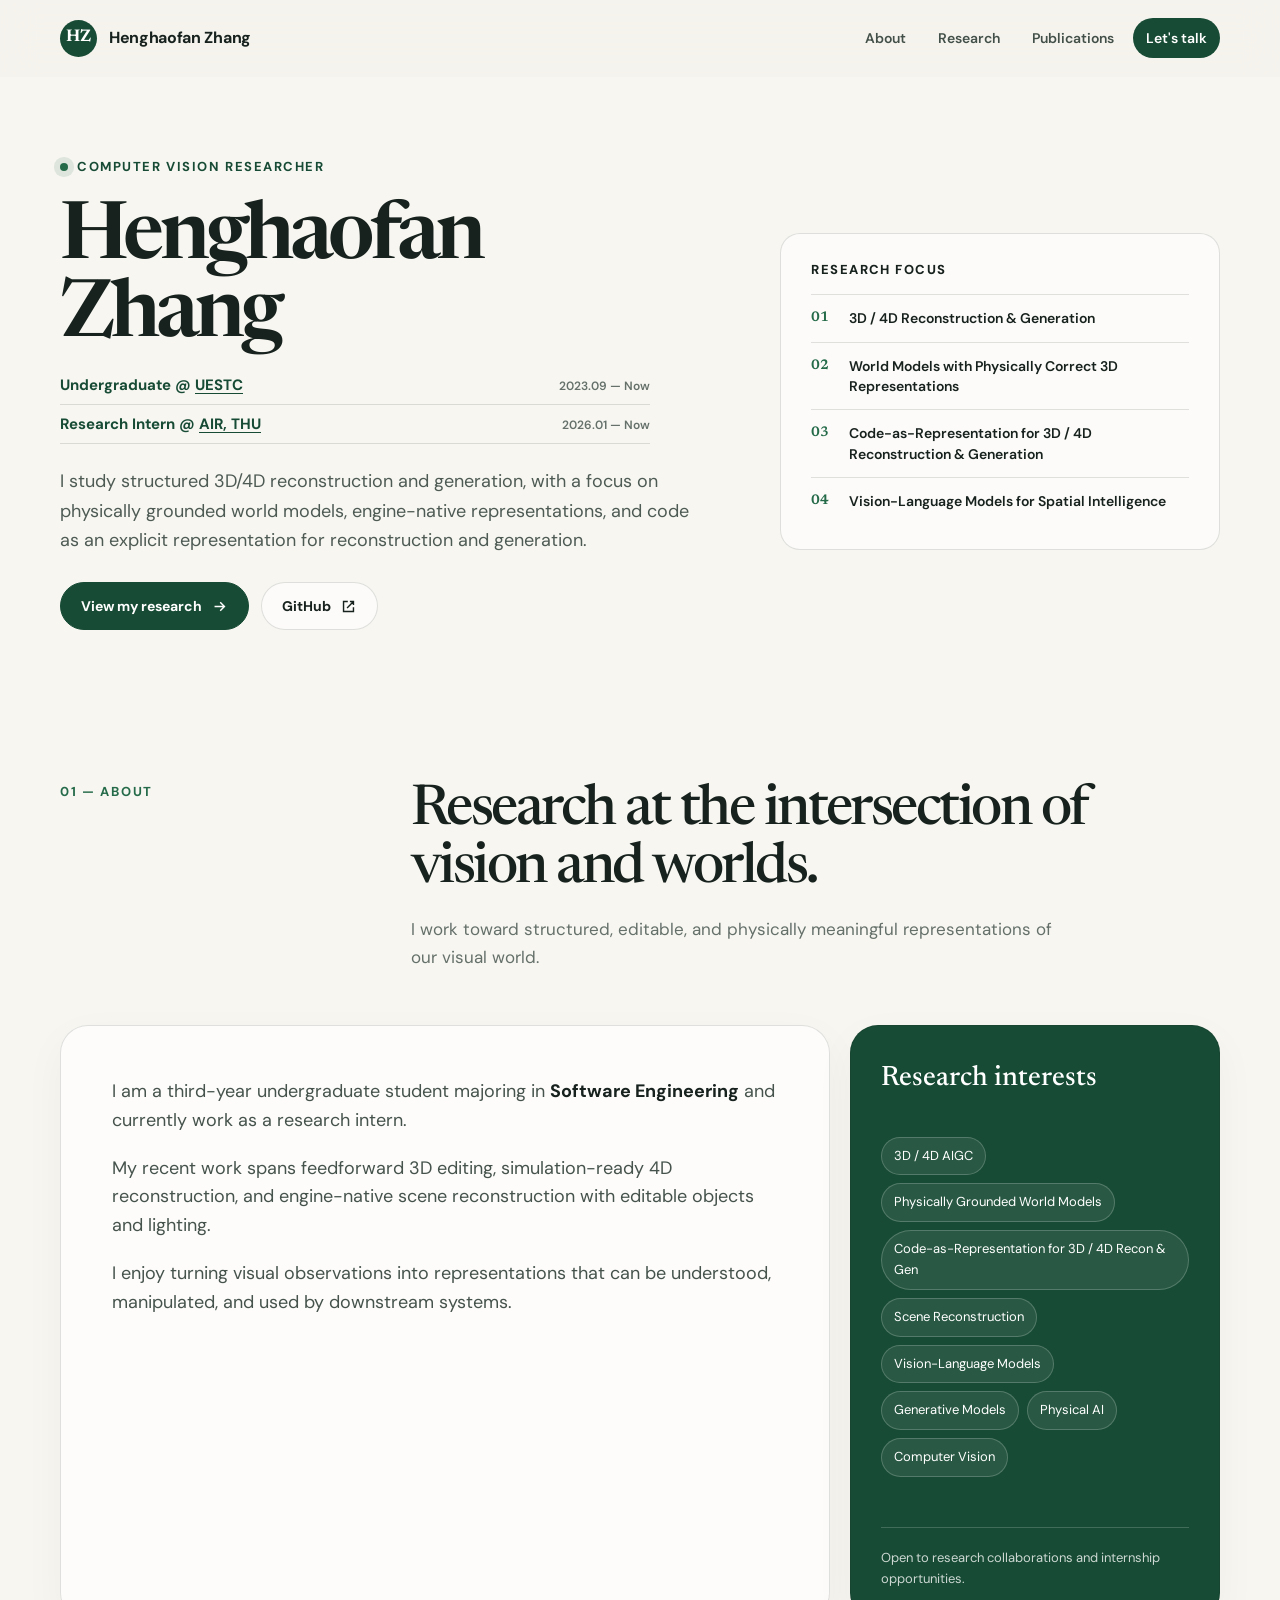
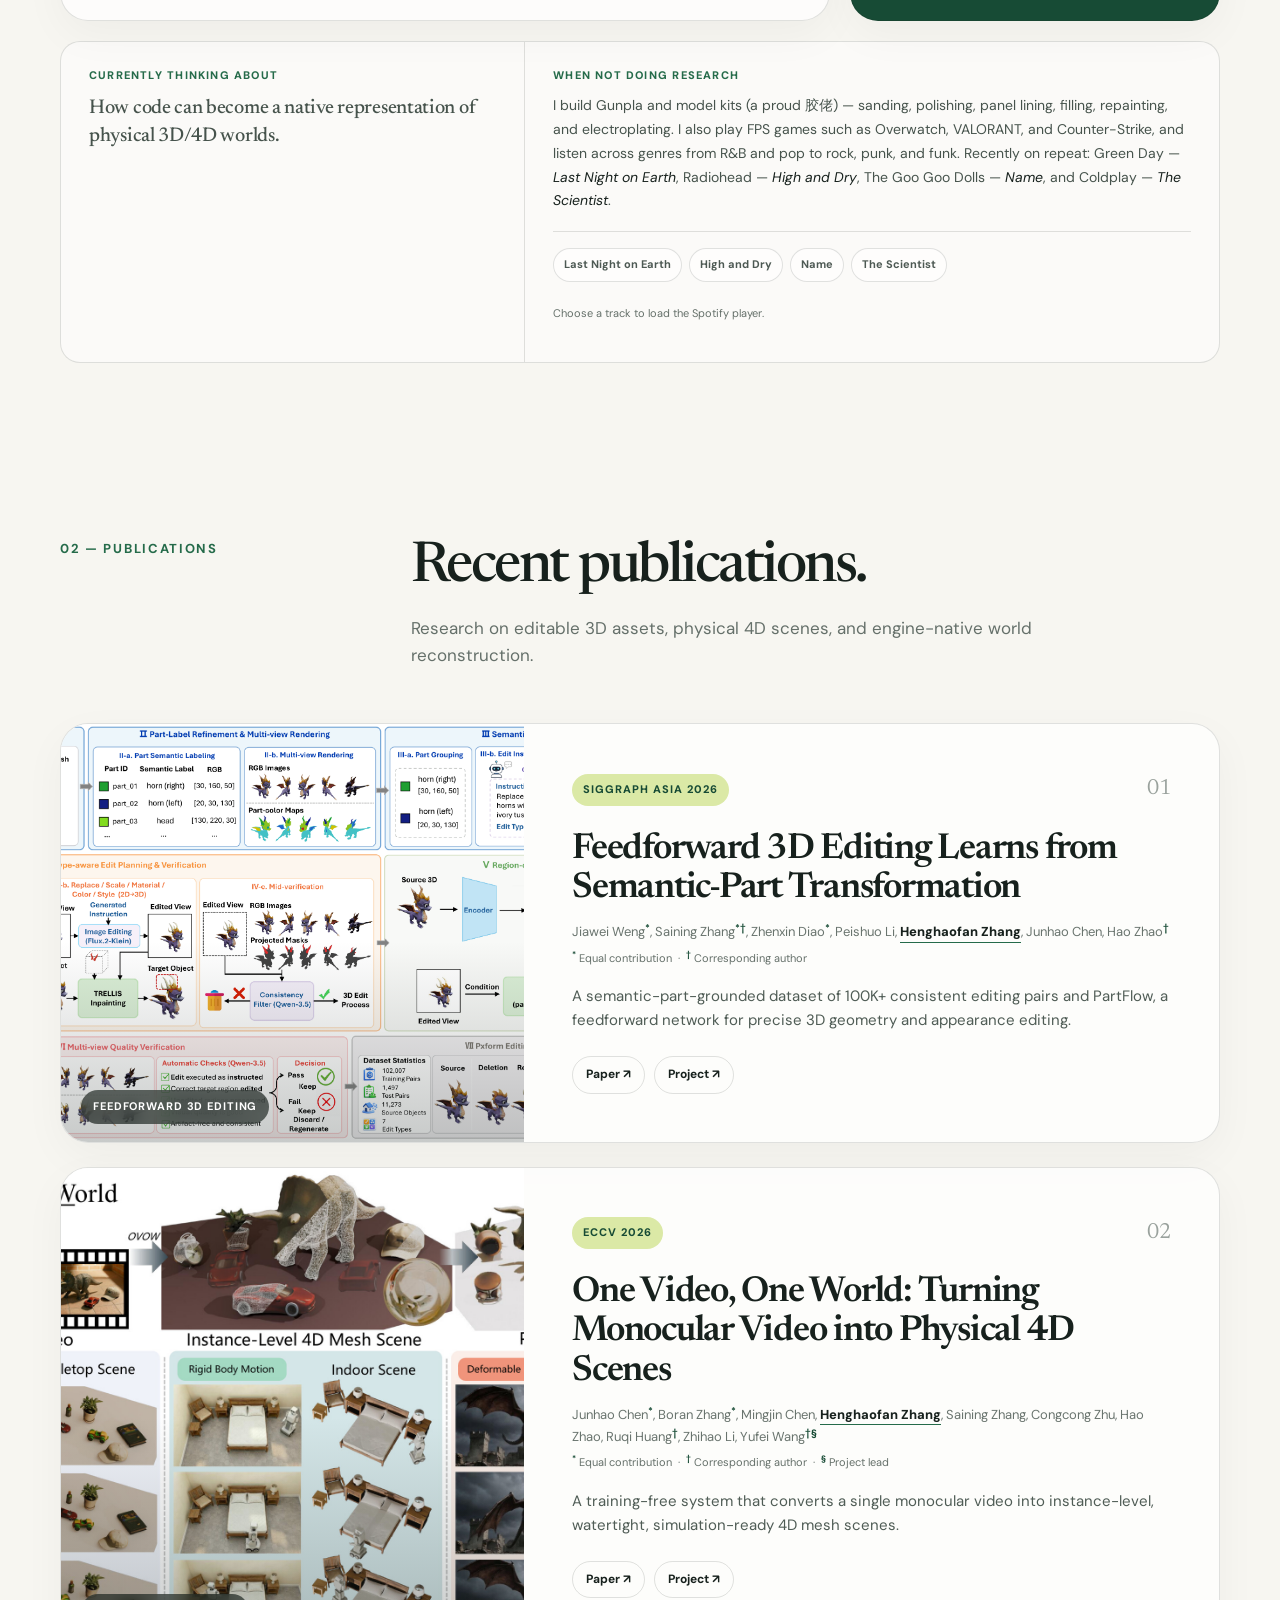
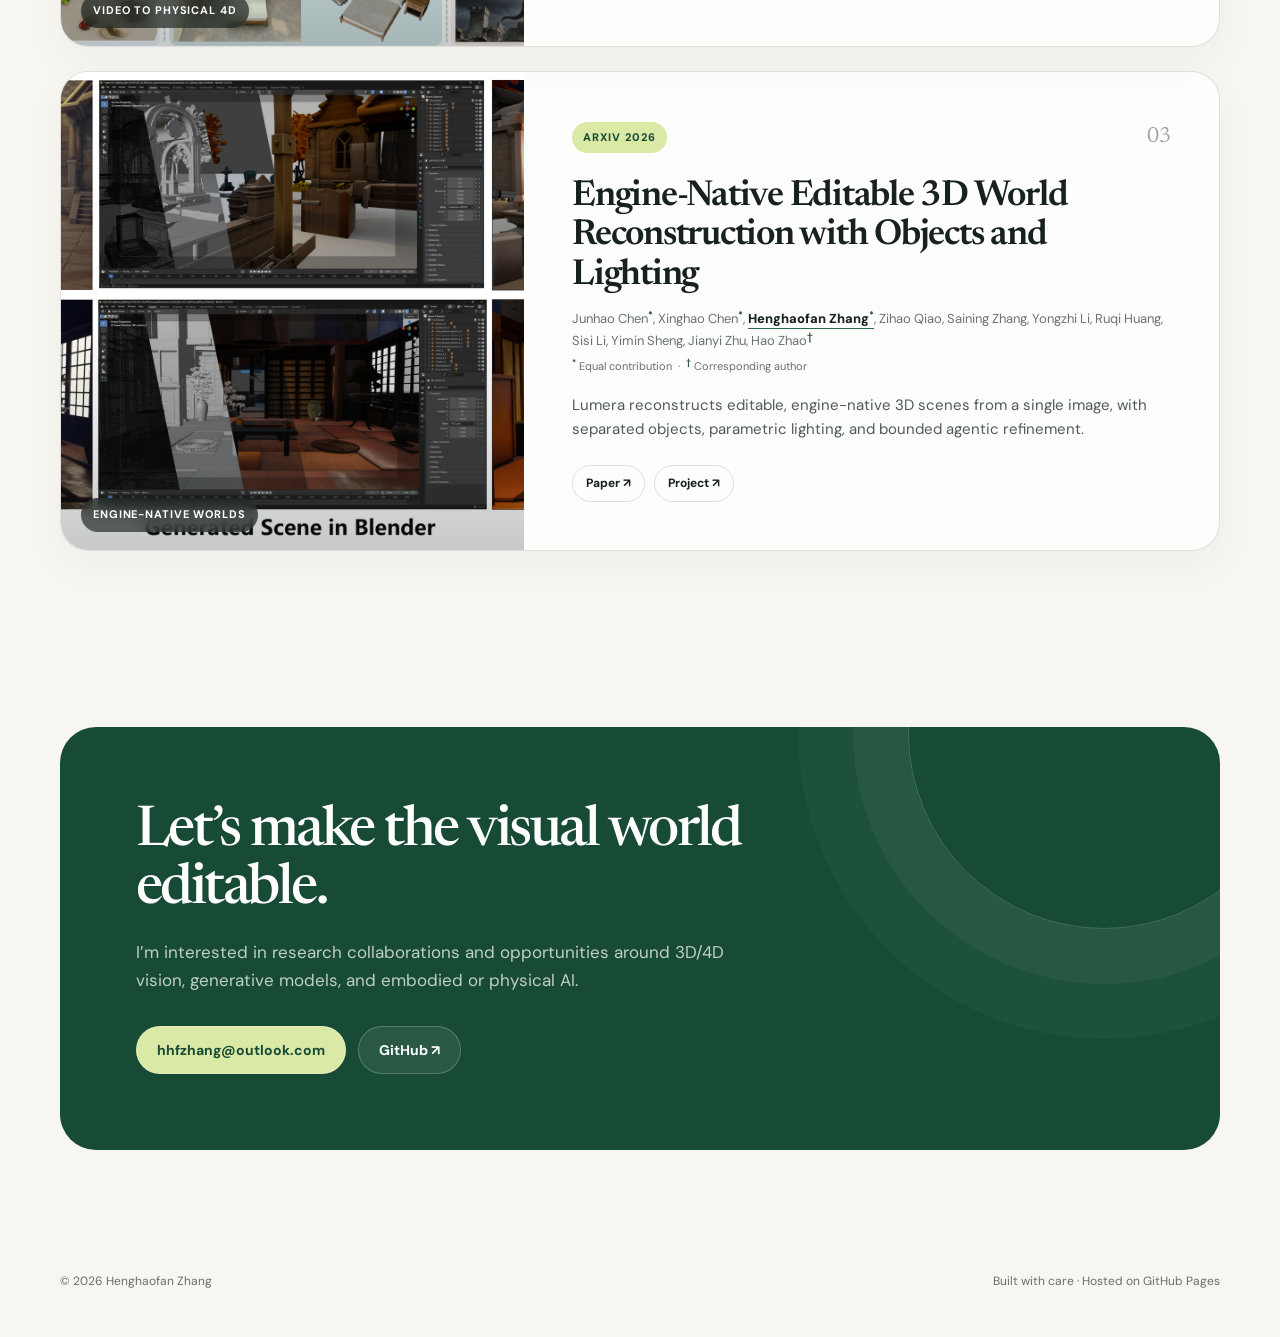
<file: index.html>
<!doctype html>
<html lang="en">
<head>
  <meta charset="utf-8">
  <meta name="viewport" content="width=device-width, initial-scale=1">
  <meta name="description" content="Henghaofan Zhang is a researcher working on 3D/4D vision, world reconstruction, and generative AI.">
  <meta name="theme-color" content="#f5f3ec">
  <meta property="og:title" content="Henghaofan Zhang — 3D/4D Vision Researcher">
  <meta property="og:description" content="Research in 3D/4D reconstruction, generative models, and vision-language systems.">
  <title>Henghaofan Zhang — 3D/4D Vision Researcher</title>
  <link rel="preconnect" href="https://fonts.googleapis.com">
  <link rel="preconnect" href="https://fonts.gstatic.com" crossorigin>
  <link href="https://fonts.googleapis.com/css2?family=DM+Sans:wght@400;500;600;700&amp;family=Newsreader:opsz,wght@6..72,500;6..72,600&amp;display=swap" rel="stylesheet">
  <style>
    :root {
      --ink: #17211d;
      --muted: #65706a;
      --paper: #f5f3ec;
      --paper-deep: #ebe8de;
      --card: rgba(255, 255, 255, .68);
      --line: rgba(23, 33, 29, .13);
      --green: #256b4a;
      --green-deep: #174b35;
      --lime: #dbe9a6;
      --blue: #8ecae8;
      --peach: #f1b59c;
      --shadow: 0 22px 60px rgba(40, 50, 44, .10);
      --radius: 28px;
    }

    * { box-sizing: border-box; }
    html { scroll-behavior: smooth; }
    body {
      margin: 0;
      color: var(--ink);
      background: #f7f6f1;
      font-family: "DM Sans", -apple-system, BlinkMacSystemFont, "Segoe UI", sans-serif;
      line-height: 1.6;
      -webkit-font-smoothing: antialiased;
    }

    a { color: inherit; }
    img { max-width: 100%; display: block; }
    .shell { width: min(1160px, calc(100% - 40px)); margin-inline: auto; }

    .skip-link {
      position: fixed;
      top: 12px;
      left: 12px;
      z-index: 100;
      transform: translateY(-150%);
      padding: 10px 16px;
      border-radius: 999px;
      background: var(--ink);
      color: white;
    }
    .skip-link:focus { transform: translateY(0); }

    .site-nav {
      position: sticky;
      top: 0;
      z-index: 30;
      background: rgba(245, 243, 236, .78);
      border-bottom: 1px solid transparent;
      backdrop-filter: blur(18px);
      transition: border-color .25s ease, box-shadow .25s ease;
    }
    .site-nav.scrolled {
      border-color: var(--line);
      box-shadow: 0 8px 24px rgba(23, 33, 29, .05);
    }
    .nav-inner {
      min-height: 76px;
      display: flex;
      align-items: center;
      justify-content: space-between;
      gap: 28px;
    }
    .brand {
      display: inline-flex;
      align-items: center;
      gap: 12px;
      font-weight: 700;
      text-decoration: none;
      letter-spacing: -.02em;
    }
    .brand-mark {
      width: 37px;
      height: 37px;
      display: grid;
      place-items: center;
      border-radius: 50%;
      color: white;
      background: var(--green-deep);
      font-family: "Newsreader", Georgia, serif;
      font-size: 17px;
    }
    .nav-links { display: flex; align-items: center; gap: 6px; }
    .nav-links a {
      padding: 9px 13px;
      border-radius: 999px;
      color: #435049;
      font-size: 14px;
      font-weight: 600;
      text-decoration: none;
      transition: color .2s ease, background .2s ease;
    }
    .nav-links a:hover { color: var(--ink); background: rgba(255, 255, 255, .68); }
    .nav-links .nav-cta { color: white; background: var(--green-deep); }
    .nav-links .nav-cta:hover { color: white; background: var(--green); }

    .hero {
      min-height: 560px;
      padding: 76px 0 64px;
      display: grid;
      grid-template-columns: minmax(0, 1.18fr) minmax(330px, .82fr);
      align-items: center;
      gap: clamp(44px, 7vw, 88px);
    }
    .eyebrow {
      display: inline-flex;
      align-items: center;
      gap: 9px;
      margin: 0 0 24px;
      color: var(--green-deep);
      font-size: 13px;
      font-weight: 700;
      letter-spacing: .12em;
      text-transform: uppercase;
    }
    .eyebrow::before {
      width: 8px;
      height: 8px;
      border-radius: 50%;
      background: var(--green);
      box-shadow: 0 0 0 6px rgba(37, 107, 74, .12);
      content: "";
    }
    h1, h2, h3, p { margin-top: 0; }
    h1 {
      max-width: 720px;
      margin-bottom: 16px;
      font-family: "Newsreader", Georgia, serif;
      font-size: clamp(54px, 6.2vw, 82px);
      font-weight: 600;
      line-height: .98;
      letter-spacing: -.05em;
    }
    .hero-role {
      margin-bottom: 23px;
      color: var(--green-deep);
      display: grid;
      gap: 7px;
      font-size: 15px;
      font-weight: 700;
    }
    .hero-role > div {
      max-width: 590px;
      display: flex;
      align-items: baseline;
      justify-content: space-between;
      gap: 20px;
      padding-bottom: 7px;
      border-bottom: 1px solid var(--line);
    }
    .hero-role a { text-underline-offset: 3px; }
    .hero-role time { color: var(--muted); font-size: 12px; font-weight: 600; white-space: nowrap; }
    .hero-copy > p {
      max-width: 650px;
      margin-bottom: 26px;
      color: #4e5a54;
      font-size: clamp(16px, 1.8vw, 18px);
      line-height: 1.65;
    }
    .hero-actions { display: flex; flex-wrap: wrap; gap: 12px; }
    .button {
      min-height: 48px;
      display: inline-flex;
      align-items: center;
      justify-content: center;
      gap: 9px;
      padding: 0 20px;
      border: 1px solid var(--line);
      border-radius: 999px;
      background: rgba(255, 255, 255, .58);
      font-size: 14px;
      font-weight: 700;
      text-decoration: none;
      transition: transform .2s ease, box-shadow .2s ease, background .2s ease;
    }
    .button:hover { transform: translateY(-2px); box-shadow: 0 10px 25px rgba(23, 33, 29, .10); background: white; }
    .button.primary { border-color: var(--green-deep); color: white; background: var(--green-deep); }
    .button.primary:hover { background: var(--green); }
    .button svg { width: 17px; height: 17px; }

    .focus-card {
      padding: 29px 30px 25px;
      border: 1px solid var(--line);
      border-radius: 20px;
      background: rgba(255, 255, 255, .58);
    }
    .focus-card h2 {
      margin-bottom: 18px;
      font-family: "DM Sans", -apple-system, BlinkMacSystemFont, "Segoe UI", sans-serif;
      font-size: 13px;
      font-weight: 800;
      letter-spacing: .11em;
      text-transform: uppercase;
    }
    .focus-list { list-style: none; margin: 0; padding: 0; }
    .focus-list li {
      display: grid;
      grid-template-columns: 30px 1fr;
      gap: 8px;
      padding: 13px 0;
      border-top: 1px solid var(--line);
      font-size: 14px;
      font-weight: 600;
      line-height: 1.45;
    }
    .focus-list span { color: var(--green); font-family: "Newsreader", Georgia, serif; font-weight: 600; }

    .research-orbit {
      position: relative;
      aspect-ratio: 1 / 1.08;
      border: 1px solid rgba(23, 33, 29, .11);
      border-radius: 48% 52% 47% 53% / 57% 42% 58% 43%;
      background:
        radial-gradient(circle at 50% 50%, rgba(255,255,255,.94) 0 22%, transparent 23%),
        linear-gradient(145deg, rgba(255,255,255,.75), rgba(235,232,222,.5));
      box-shadow: var(--shadow);
      isolation: isolate;
    }
    .research-orbit::before,
    .research-orbit::after {
      position: absolute;
      inset: 13%;
      border: 1px dashed rgba(23, 33, 29, .18);
      border-radius: 50%;
      content: "";
      transform: rotate(-18deg);
    }
    .research-orbit::after { inset: 28%; border-style: solid; transform: rotate(22deg); }
    .orbit-core {
      position: absolute;
      inset: 36%;
      z-index: 2;
      display: grid;
      place-items: center;
      border-radius: 50%;
      color: white;
      background: var(--green-deep);
      box-shadow: 0 20px 40px rgba(23, 75, 53, .25);
      font-family: "Newsreader", Georgia, serif;
      font-size: clamp(27px, 4vw, 47px);
      font-style: italic;
    }
    .orbit-tag {
      position: absolute;
      z-index: 3;
      display: flex;
      align-items: center;
      gap: 12px;
      padding: 12px 16px;
      border: 1px solid rgba(23, 33, 29, .11);
      border-radius: 18px;
      background: rgba(255, 255, 255, .88);
      box-shadow: 0 16px 36px rgba(23, 33, 29, .12);
      backdrop-filter: blur(12px);
      font-size: 13px;
      font-weight: 700;
      animation: float 5s ease-in-out infinite;
    }
    .orbit-tag span { width: 31px; height: 31px; display: grid; place-items: center; border-radius: 10px; font-size: 15px; }
    .orbit-tag.one { top: 9%; right: -4%; }
    .orbit-tag.one span { background: var(--lime); }
    .orbit-tag.two { bottom: 20%; left: -9%; animation-delay: -1.5s; }
    .orbit-tag.two span { background: var(--blue); }
    .orbit-tag.three { right: -7%; bottom: 8%; animation-delay: -3s; }
    .orbit-tag.three span { background: var(--peach); }
    .orbit-dot { position: absolute; width: 16px; height: 16px; border: 4px solid white; border-radius: 50%; background: var(--green); box-shadow: 0 4px 12px rgba(23,33,29,.18); }
    .orbit-dot.a { top: 23%; left: 19%; }
    .orbit-dot.b { top: 60%; right: 18%; background: #e17f61; }
    .orbit-dot.c { bottom: 13%; left: 35%; background: #398fb6; }
    @keyframes float { 0%, 100% { transform: translateY(0) rotate(-1deg); } 50% { transform: translateY(-8px) rotate(1deg); } }

    .facts {
      display: grid;
      grid-template-columns: repeat(2, 1fr);
      border-top: 1px solid var(--line);
      border-bottom: 1px solid var(--line);
    }
    .fact { padding: 20px 24px; border-right: 1px solid var(--line); }
    .fact:first-child { padding-left: 0; }
    .fact:last-child { border-right: 0; }
    .fact strong { display: block; margin-bottom: 2px; font-family: "Newsreader", Georgia, serif; font-size: 24px; font-weight: 600; letter-spacing: -.03em; }
    .fact span { color: var(--muted); font-size: 13px; }

    section { scroll-margin-top: 100px; }
    .section { padding: 88px 0; }
    .section-heading { display: grid; grid-template-columns: .55fr 1.45fr; gap: 44px; margin-bottom: 54px; }
    .section-index { color: var(--green); font-size: 13px; font-weight: 700; letter-spacing: .13em; text-transform: uppercase; }
    h2 {
      max-width: 760px;
      margin-bottom: 18px;
      font-family: "Newsreader", Georgia, serif;
      font-size: clamp(38px, 4.6vw, 56px);
      font-weight: 500;
      line-height: 1.04;
      letter-spacing: -.045em;
    }
    .section-heading p { max-width: 670px; margin-bottom: 0; color: var(--muted); font-size: 17px; }

    .about-grid { display: grid; grid-template-columns: 1.35fr .65fr; gap: 20px; }
    .panel { border: 1px solid var(--line); border-radius: var(--radius); background: var(--card); box-shadow: 0 14px 44px rgba(23,33,29,.04); }
    .bio { padding: clamp(30px, 4vw, 52px); }
    .bio p { margin-bottom: 19px; color: #46534c; font-size: 18px; }
    .bio p:last-child { margin-bottom: 0; }
    .bio strong { color: var(--ink); }
    .interests { padding: 30px; display: flex; flex-direction: column; justify-content: space-between; background: var(--green-deep); color: white; }
    .interests h3 { margin-bottom: 36px; font-family: "Newsreader", Georgia, serif; font-size: 28px; font-weight: 500; }
    .interest-list { display: flex; flex-wrap: wrap; gap: 8px; }
    .interest-list span { padding: 8px 12px; border: 1px solid rgba(255,255,255,.20); border-radius: 999px; background: rgba(255,255,255,.08); font-size: 13px; }
    .availability { margin-top: 50px; padding-top: 20px; border-top: 1px solid rgba(255,255,255,.18); color: rgba(255,255,255,.78); font-size: 13px; }

    .personal-notes {
      margin-top: 20px;
      display: grid;
      grid-template-columns: .8fr 1.2fr;
      overflow: hidden;
      border: 1px solid var(--line);
      border-radius: 20px;
      background: rgba(255, 255, 255, .48);
    }
    .personal-note { padding: 25px 28px 27px; }
    .personal-note + .personal-note { border-left: 1px solid var(--line); }
    .personal-note-label {
      display: block;
      margin-bottom: 10px;
      color: var(--green);
      font-size: 11px;
      font-weight: 800;
      letter-spacing: .11em;
      text-transform: uppercase;
    }
    .personal-note p { margin: 0; color: #46534c; font-size: 14px; line-height: 1.7; }
    .personal-note:first-child p { font-family: "Newsreader", Georgia, serif; font-size: 20px; font-weight: 500; line-height: 1.4; letter-spacing: -.015em; }
    .personal-note em { color: var(--ink); }
    .music-picker { margin-top: 18px; padding-top: 16px; border-top: 1px solid var(--line); }
    .track-list { display: flex; flex-wrap: wrap; gap: 7px; }
    .track-button {
      padding: 7px 10px;
      border: 1px solid var(--line);
      border-radius: 999px;
      color: #4d5953;
      background: rgba(255,255,255,.62);
      font: inherit;
      font-size: 11px;
      font-weight: 700;
      cursor: pointer;
      transition: color .2s ease, border-color .2s ease, background .2s ease;
    }
    .track-button:hover, .track-button[aria-pressed="true"] { border-color: var(--green); color: white; background: var(--green); }
    .spotify-player-wrap {
      min-height: 42px;
      margin-top: 11px;
      display: flex;
      align-items: center;
      border-radius: 12px;
      color: var(--muted);
      font-size: 11px;
    }
    .spotify-player-wrap iframe { width: 100%; height: 152px; border: 0; border-radius: 12px; }

    .publications { display: grid; gap: 24px; }
    .publication {
      display: grid;
      grid-template-columns: minmax(280px, .8fr) minmax(0, 1.2fr);
      min-height: 320px;
      overflow: hidden;
      border: 1px solid var(--line);
      border-radius: var(--radius);
      background: rgba(255,255,255,.72);
      box-shadow: 0 14px 44px rgba(23,33,29,.04);
      transition: transform .3s ease, box-shadow .3s ease;
    }
    .publication:hover { transform: translateY(-4px); box-shadow: var(--shadow); }
    .publication-visual { position: relative; min-height: 300px; overflow: hidden; background: var(--paper-deep); }
    .publication-visual img { width: 100%; height: 100%; object-fit: cover; transition: transform .6s cubic-bezier(.2,.75,.25,1); }
    .publication:hover .publication-visual img { transform: scale(1.025); }
    .publication-visual::after { position: absolute; inset: 0; background: linear-gradient(to top, rgba(23,33,29,.24), transparent 48%); content: ""; pointer-events: none; }
    .visual-label { position: absolute; left: 20px; bottom: 18px; z-index: 2; padding: 8px 12px; border-radius: 999px; color: white; background: rgba(23,33,29,.65); backdrop-filter: blur(8px); font-size: 11px; font-weight: 700; letter-spacing: .08em; text-transform: uppercase; }
    .publication-body { padding: clamp(28px, 4vw, 48px); display: flex; flex-direction: column; }
    .pub-top { display: flex; align-items: center; justify-content: space-between; gap: 15px; margin-bottom: 22px; }
    .venue { display: inline-flex; padding: 7px 11px; border-radius: 999px; background: var(--lime); color: var(--green-deep); font-size: 11px; font-weight: 800; letter-spacing: .09em; text-transform: uppercase; }
    .pub-number { color: #9aa29d; font-family: "Newsreader", Georgia, serif; font-size: 22px; }
    .publication h3 { max-width: 680px; margin-bottom: 13px; font-family: "Newsreader", Georgia, serif; font-size: clamp(27px, 2.8vw, 36px); font-weight: 600; line-height: 1.1; letter-spacing: -.035em; }
    .authors { margin-bottom: 17px; color: #69746e; font-size: 13px; line-height: 1.65; }
    .authors .me {
      display: inline-block;
      padding-bottom: 1px;
      border-bottom: 1.5px solid var(--green);
      color: var(--ink);
      font-weight: 800;
      line-height: 1.25;
    }
    .authors sup, .author-note sup { color: var(--green-deep); font-size: .72em; font-weight: 800; line-height: 0; }
    .author-note { margin: -10px 0 17px; color: var(--muted); font-size: 11px; }
    .pub-summary { margin-bottom: 24px; color: #4f5c55; font-size: 15px; }
    .pub-links { display: flex; flex-wrap: wrap; gap: 9px; margin-top: auto; }
    .pub-links a { padding: 8px 13px; border: 1px solid var(--line); border-radius: 999px; font-size: 12px; font-weight: 700; text-decoration: none; transition: background .2s ease, border-color .2s ease; }
    .pub-links a:hover { border-color: var(--green); background: rgba(219,233,166,.42); }

    .contact-card {
      position: relative;
      overflow: hidden;
      padding: clamp(34px, 6vw, 76px);
      border-radius: 36px;
      color: white;
      background: var(--green-deep);
    }
    .contact-card::after { position: absolute; width: 390px; height: 390px; top: -190px; right: -80px; border: 1px solid rgba(255,255,255,.19); border-radius: 50%; box-shadow: 0 0 0 55px rgba(255,255,255,.04), 0 0 0 110px rgba(255,255,255,.03); content: ""; }
    .contact-card h2 { position: relative; z-index: 1; max-width: 700px; margin-bottom: 20px; }
    .contact-card p { position: relative; z-index: 1; max-width: 620px; margin-bottom: 32px; color: rgba(255,255,255,.73); font-size: 17px; }
    .contact-actions { position: relative; z-index: 1; display: flex; flex-wrap: wrap; gap: 12px; }
    .contact-actions .button { border-color: rgba(255,255,255,.22); color: white; background: rgba(255,255,255,.08); }
    .contact-actions .button:hover { background: rgba(255,255,255,.16); }
    .contact-actions .button.primary { color: var(--green-deep); background: var(--lime); }

    footer { padding: 34px 0 46px; }
    .footer-inner { display: flex; justify-content: space-between; gap: 20px; color: var(--muted); font-size: 12px; }
    .footer-inner a { text-underline-offset: 3px; }

    .reveal { opacity: 1; transform: none; }

    @media (max-width: 900px) {
      .hero { min-height: auto; grid-template-columns: 1fr; padding-top: 72px; }
      .hero-copy { max-width: 760px; }
      .focus-card { max-width: 680px; }
      .section-heading { grid-template-columns: 1fr; gap: 16px; }
      .about-grid { grid-template-columns: 1fr; }
      .interests { min-height: 300px; }
      .personal-notes { grid-template-columns: 1fr; }
      .personal-note + .personal-note { border-top: 1px solid var(--line); border-left: 0; }
      .publication { grid-template-columns: 1fr; }
      .publication-visual { aspect-ratio: 16 / 9; min-height: 0; }
    }

    @media (max-width: 620px) {
      .shell { width: min(100% - 28px, 1160px); }
      .nav-inner { min-height: 66px; }
      .brand-text { display: none; }
      .nav-links a { padding: 8px 9px; font-size: 12px; }
      .nav-links a:nth-child(2) { display: none; }
      .hero { padding: 62px 0 54px; gap: 54px; }
      h1 { font-size: clamp(51px, 16vw, 74px); }
      .hero-role > div { align-items: flex-start; flex-direction: column; gap: 1px; }
      .facts { grid-template-columns: 1fr; padding: 14px 0; }
      .fact, .fact:first-child { padding: 13px 0; border-right: 0; border-bottom: 1px solid var(--line); }
      .fact:last-child { border-bottom: 0; }
      .section { padding: 68px 0; }
      .section-heading { margin-bottom: 36px; }
      .publication-body { padding: 27px 23px 25px; }
      .pub-top { margin-bottom: 17px; }
      .footer-inner { flex-direction: column; }
    }

    @media (prefers-reduced-motion: reduce) {
      html { scroll-behavior: auto; }
      *, *::before, *::after { animation-duration: .01ms !important; animation-iteration-count: 1 !important; transition-duration: .01ms !important; }
      .reveal { opacity: 1; transform: none; }
    }
  </style>
</head>
<body>
  <a class="skip-link" href="#main">Skip to content</a>

  <nav class="site-nav" aria-label="Primary navigation">
    <div class="shell nav-inner">
      <a class="brand" href="#top" aria-label="Henghaofan Zhang — Home">
        <span class="brand-mark" aria-hidden="true">HZ</span>
        <span class="brand-text">Henghaofan Zhang</span>
      </a>
      <div class="nav-links">
        <a href="#about">About</a>
        <a href="#research">Research</a>
        <a href="#publications">Publications</a>
        <a class="nav-cta" href="mailto:hhfzhang@outlook.com">Let's talk</a>
      </div>
    </div>
  </nav>

  <main id="main">
    <header class="shell hero" id="top">
      <div class="hero-copy">
        <div class="eyebrow">Computer Vision Researcher</div>
        <h1>Henghaofan Zhang</h1>
        <div class="hero-role">
          <div>
            <span>Undergraduate @ <a href="https://www.uestc.edu.cn/" target="_blank" rel="noopener noreferrer">UESTC</a></span>
            <time datetime="2023-09">2023.09 — Now</time>
          </div>
          <div>
            <span>Research Intern @ <a href="https://air.tsinghua.edu.cn/" target="_blank" rel="noopener noreferrer">AIR, THU</a></span>
            <time datetime="2026-01">2026.01 — Now</time>
          </div>
        </div>
        <p>
          I study structured 3D/4D reconstruction and generation, with a focus on physically grounded world models, engine-native representations, and code as an explicit representation for reconstruction and generation.
        </p>
        <div class="hero-actions">
          <a class="button primary" href="#publications">
            View my research
            <svg viewBox="0 0 24 24" fill="none" stroke="currentColor" stroke-width="2" aria-hidden="true"><path d="m5 12 14 0M13 6l6 6-6 6"/></svg>
          </a>
          <a class="button" href="https://github.com/haidilao0328" target="_blank" rel="noopener noreferrer">
            GitHub
            <svg viewBox="0 0 24 24" fill="none" stroke="currentColor" stroke-width="2" aria-hidden="true"><path d="M14 5h5v5M10 14 19 5M19 13v6H5V5h6"/></svg>
          </a>
        </div>
      </div>

      <aside class="focus-card" aria-label="Research focus">
        <h2>Research focus</h2>
        <ol class="focus-list">
          <li><span>01</span>3D / 4D Reconstruction &amp; Generation</li>
          <li><span>02</span>World Models with Physically Correct 3D Representations</li>
          <li><span>03</span>Code-as-Representation for 3D / 4D Reconstruction &amp; Generation</li>
          <li><span>04</span>Vision-Language Models for Spatial Intelligence</li>
        </ol>
      </aside>
    </header>

    <section class="shell section" id="about">
      <div class="section-heading reveal">
        <div class="section-index">01 — About</div>
        <div>
          <h2>Research at the intersection of vision and worlds.</h2>
          <p>I work toward structured, editable, and physically meaningful representations of our visual world.</p>
        </div>
      </div>
      <div class="about-grid">
        <article class="panel bio reveal">
          <p>
            I am a third-year undergraduate student majoring in <strong>Software Engineering</strong> and currently work as a research intern.
          </p>
          <p>
            My recent work spans feedforward 3D editing, simulation-ready 4D reconstruction, and engine-native scene reconstruction with editable objects and lighting.
          </p>
          <p>
            I enjoy turning visual observations into representations that can be understood, manipulated, and used by downstream systems.
          </p>
        </article>
        <aside class="panel interests reveal" id="research">
          <div>
            <h3>Research interests</h3>
            <div class="interest-list">
              <span>3D / 4D AIGC</span>
              <span>Physically Grounded World Models</span>
              <span>Code-as-Representation for 3D / 4D Recon &amp; Gen</span>
              <span>Scene Reconstruction</span>
              <span>Vision-Language Models</span>
              <span>Generative Models</span>
              <span>Physical AI</span>
              <span>Computer Vision</span>
            </div>
          </div>
          <div class="availability">Open to research collaborations and internship opportunities.</div>
        </aside>
      </div>
      <div class="personal-notes reveal">
        <div class="personal-note">
          <span class="personal-note-label">Currently thinking about</span>
          <p>How code can become a native representation of physical 3D/4D worlds.</p>
        </div>
        <div class="personal-note">
          <span class="personal-note-label">When not doing research</span>
          <p>
            I build Gunpla and model kits (a proud <span lang="zh">胶佬</span>) — sanding, polishing, panel lining, filling, repainting, and electroplating. I also play FPS games such as Overwatch, VALORANT, and Counter-Strike, and listen across genres from R&amp;B and pop to rock, punk, and funk. Recently on repeat: Green Day — <em>Last Night on Earth</em>, Radiohead — <em>High and Dry</em>, The Goo Goo Dolls — <em>Name</em>, and Coldplay — <em>The Scientist</em>.
          </p>
          <div class="music-picker" aria-label="Songs on repeat">
            <div class="track-list">
              <button class="track-button" type="button" data-track="5TpPSTItCwtZ8Sltr3vdzm" data-title="Last Night on Earth — Green Day" aria-pressed="false">Last Night on Earth</button>
              <button class="track-button" type="button" data-track="2a1iMaoWQ5MnvLFBDv4qkf" data-title="High and Dry — Radiohead" aria-pressed="false">High and Dry</button>
              <button class="track-button" type="button" data-track="2ta2DmbyI7KdW9yOwPw7ZO" data-title="Name — The Goo Goo Dolls" aria-pressed="false">Name</button>
              <button class="track-button" type="button" data-track="75JFxkI2RXiU7L9VXzMkle" data-title="The Scientist — Coldplay" aria-pressed="false">The Scientist</button>
            </div>
            <div class="spotify-player-wrap" id="spotify-player-wrap" aria-live="polite">Choose a track to load the Spotify player.</div>
          </div>
        </div>
      </div>
    </section>

    <section class="shell section" id="publications">
      <div class="section-heading reveal">
        <div class="section-index">02 — Publications</div>
        <div>
          <h2>Recent publications.</h2>
          <p>Research on editable 3D assets, physical 4D scenes, and engine-native world reconstruction.</p>
        </div>
      </div>

      <div class="publications">
        <article class="publication reveal">
          <div class="publication-visual">
            <img src="assets/pxform.jpg" alt="PartFlow framework for feedforward semantic-part-aware 3D editing" loading="lazy">
            <span class="visual-label">Feedforward 3D Editing</span>
          </div>
          <div class="publication-body">
            <div class="pub-top"><span class="venue">SIGGRAPH Asia 2026</span><span class="pub-number">01</span></div>
            <h3>Feedforward 3D Editing Learns from Semantic-Part Transformation</h3>
            <p class="authors">Jiawei Weng<sup>*</sup>, Saining Zhang<sup>*†</sup>, Zhenxin Diao<sup>*</sup>, Peishuo Li, <span class="me">Henghaofan Zhang</span>, Junhao Chen, Hao Zhao<sup>†</sup></p>
            <p class="author-note"><sup>*</sup> Equal contribution &nbsp;·&nbsp; <sup>†</sup> Corresponding author</p>
            <p class="pub-summary">A semantic-part-grounded dataset of 100K+ consistent editing pairs and PartFlow, a feedforward network for precise 3D geometry and appearance editing.</p>
            <div class="pub-links">
              <a href="https://arxiv.org/abs/2605.27351" target="_blank" rel="noopener noreferrer">Paper ↗</a>
              <a href="https://dennis-jwweng.github.io/pxform/" target="_blank" rel="noopener noreferrer">Project ↗</a>
            </div>
          </div>
        </article>

        <article class="publication reveal">
          <div class="publication-visual">
            <img src="assets/ovow.jpg" alt="OVOW reconstructing a simulation-ready 4D scene from monocular video" loading="lazy">
            <span class="visual-label">Video to Physical 4D</span>
          </div>
          <div class="publication-body">
            <div class="pub-top"><span class="venue">ECCV 2026</span><span class="pub-number">02</span></div>
            <h3>One Video, One World: Turning Monocular Video into Physical 4D Scenes</h3>
            <p class="authors">Junhao Chen<sup>*</sup>, Boran Zhang<sup>*</sup>, Mingjin Chen, <span class="me">Henghaofan Zhang</span>, Saining Zhang, Congcong Zhu, Hao Zhao, Ruqi Huang<sup>†</sup>, Zhihao Li, Yufei Wang<sup>†§</sup></p>
            <p class="author-note"><sup>*</sup> Equal contribution &nbsp;·&nbsp; <sup>†</sup> Corresponding author &nbsp;·&nbsp; <sup>§</sup> Project lead</p>
            <p class="pub-summary">A training-free system that converts a single monocular video into instance-level, watertight, simulation-ready 4D mesh scenes.</p>
            <div class="pub-links">
              <a href="https://arxiv.org/abs/2606.31388" target="_blank" rel="noopener noreferrer">Paper ↗</a>
              <a href="https://onevideooneworld.github.io/" target="_blank" rel="noopener noreferrer">Project ↗</a>
            </div>
          </div>
        </article>

        <article class="publication reveal">
          <div class="publication-visual">
            <img src="assets/lumera.jpg" alt="Lumera reconstructing an editable 3D world with objects and lighting" loading="lazy">
            <span class="visual-label">Engine-Native Worlds</span>
          </div>
          <div class="publication-body">
            <div class="pub-top"><span class="venue">arXiv 2026</span><span class="pub-number">03</span></div>
            <h3>Engine-Native Editable 3D World Reconstruction with Objects and Lighting</h3>
            <p class="authors">Junhao Chen<sup>*</sup>, Xinghao Chen<sup>*</sup>, <span class="me">Henghaofan Zhang<sup>*</sup></span>, Zihao Qiao, Saining Zhang, Yongzhi Li, Ruqi Huang, Sisi Li, Yimin Sheng, Jianyi Zhu, Hao Zhao<sup>†</sup></p>
            <p class="author-note"><sup>*</sup> Equal contribution &nbsp;·&nbsp; <sup>†</sup> Corresponding author</p>
            <p class="pub-summary">Lumera reconstructs editable, engine-native 3D scenes from a single image, with separated objects, parametric lighting, and bounded agentic refinement.</p>
            <div class="pub-links">
              <a href="https://arxiv.org/abs/2607.20889" target="_blank" rel="noopener noreferrer">Paper ↗</a>
              <a href="./Lumera/">Project ↗</a>
            </div>
          </div>
        </article>
      </div>
    </section>

    <section class="shell section" id="contact">
      <div class="contact-card reveal">
        <h2>Let’s make the visual world editable.</h2>
        <p>I’m interested in research collaborations and opportunities around 3D/4D vision, generative models, and embodied or physical AI.</p>
        <div class="contact-actions">
          <a class="button primary" href="mailto:hhfzhang@outlook.com">hhfzhang@outlook.com</a>
          <a class="button" href="https://github.com/haidilao0328" target="_blank" rel="noopener noreferrer">GitHub ↗</a>
        </div>
      </div>
    </section>
  </main>

  <footer>
    <div class="shell footer-inner">
      <span>© <span id="year">2026</span> Henghaofan Zhang</span>
      <span>Built with care · Hosted on GitHub Pages</span>
    </div>
  </footer>

  <script>
    const nav = document.querySelector('.site-nav');
    const reveals = document.querySelectorAll('.reveal');
    const trackButtons = document.querySelectorAll('.track-button');
    const playerWrap = document.getElementById('spotify-player-wrap');

    const updateNav = () => nav.classList.toggle('scrolled', window.scrollY > 12);
    updateNav();
    window.addEventListener('scroll', updateNav, { passive: true });

    trackButtons.forEach((button) => {
      button.addEventListener('click', () => {
        trackButtons.forEach((item) => item.setAttribute('aria-pressed', String(item === button)));
        const player = document.createElement('iframe');
        player.src = `https://open.spotify.com/embed/track/${button.dataset.track}?utm_source=generator&theme=0`;
        player.title = `Spotify player: ${button.dataset.title}`;
        player.loading = 'lazy';
        player.allow = 'autoplay; clipboard-write; encrypted-media; fullscreen; picture-in-picture';
        playerWrap.replaceChildren(player);
      });
    });

    if ('IntersectionObserver' in window && !window.matchMedia('(prefers-reduced-motion: reduce)').matches) {
      const observer = new IntersectionObserver((entries) => {
        entries.forEach((entry) => {
          if (entry.isIntersecting) {
            entry.target.classList.add('visible');
            observer.unobserve(entry.target);
          }
        });
      }, { threshold: 0.12 });
      reveals.forEach((element) => observer.observe(element));
    } else {
      reveals.forEach((element) => element.classList.add('visible'));
    }

    document.getElementById('year').textContent = new Date().getFullYear();
  </script>
</body>
</html>
</file>
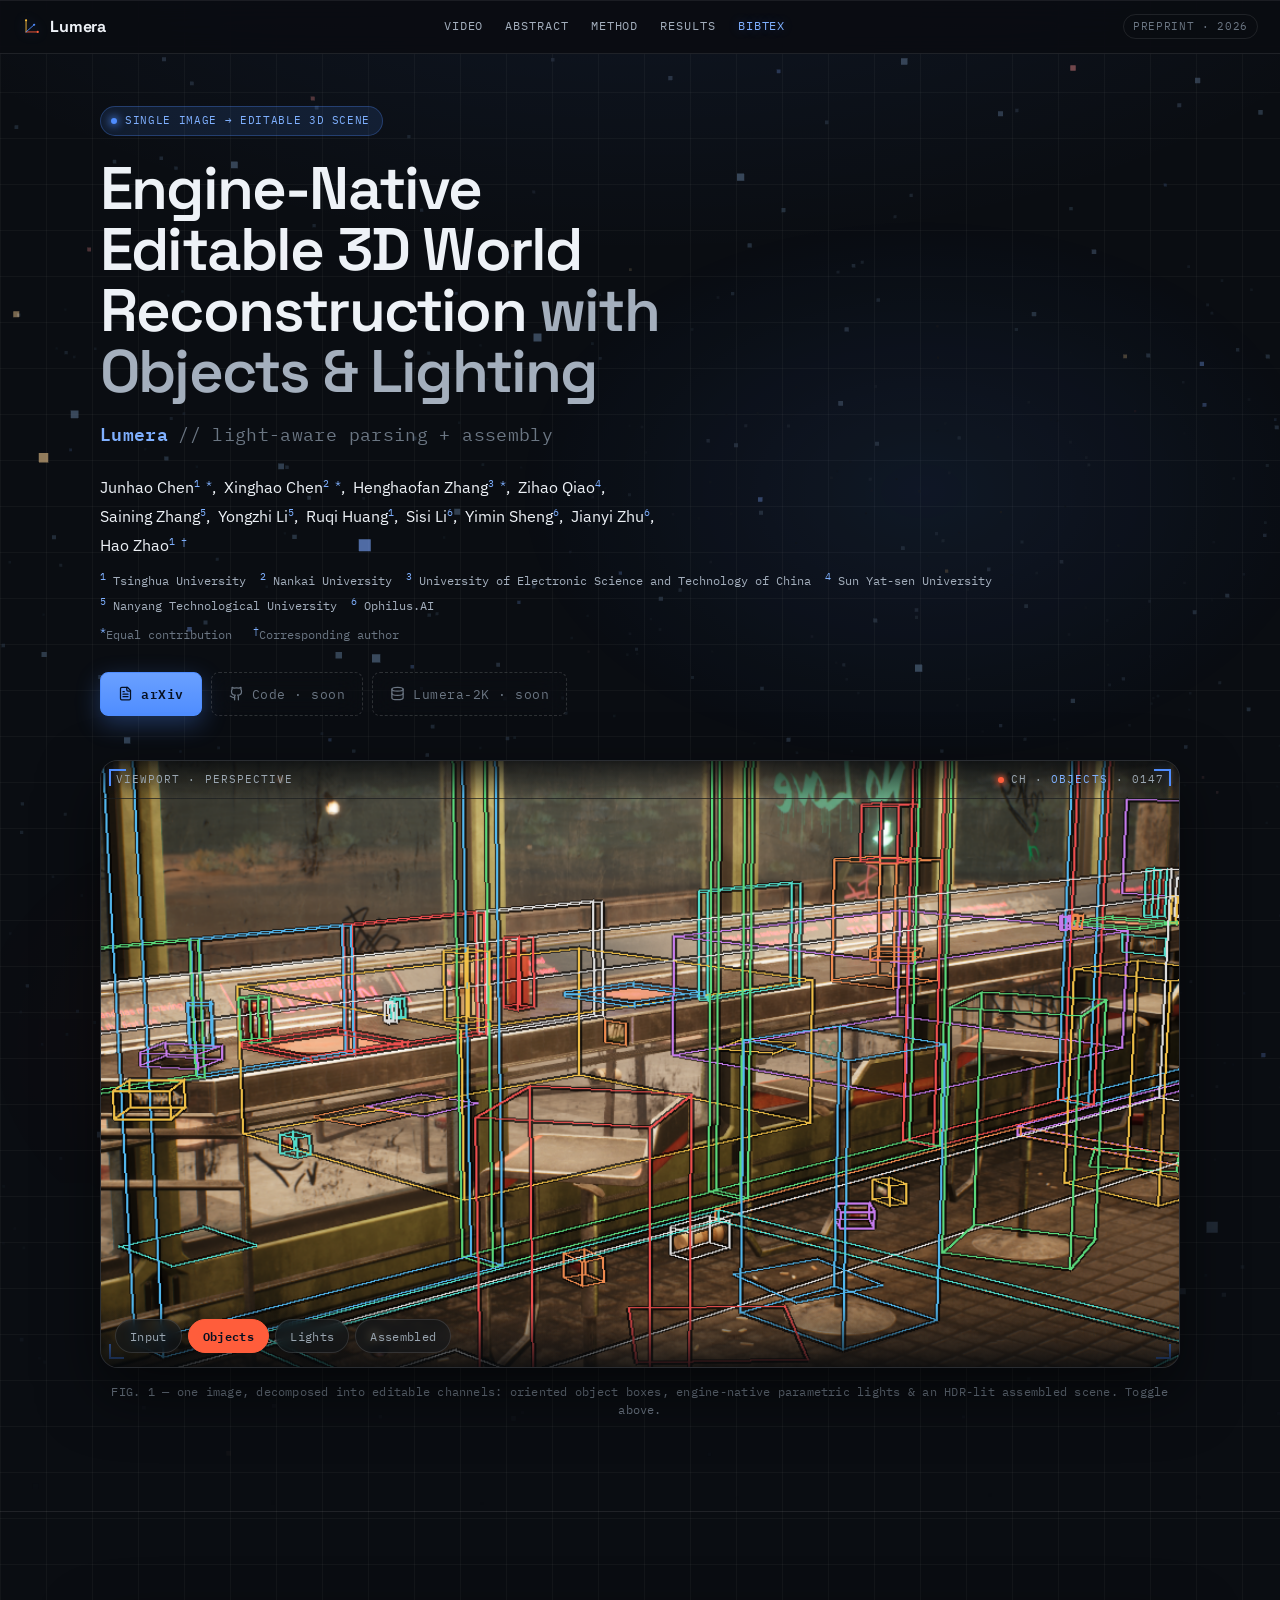
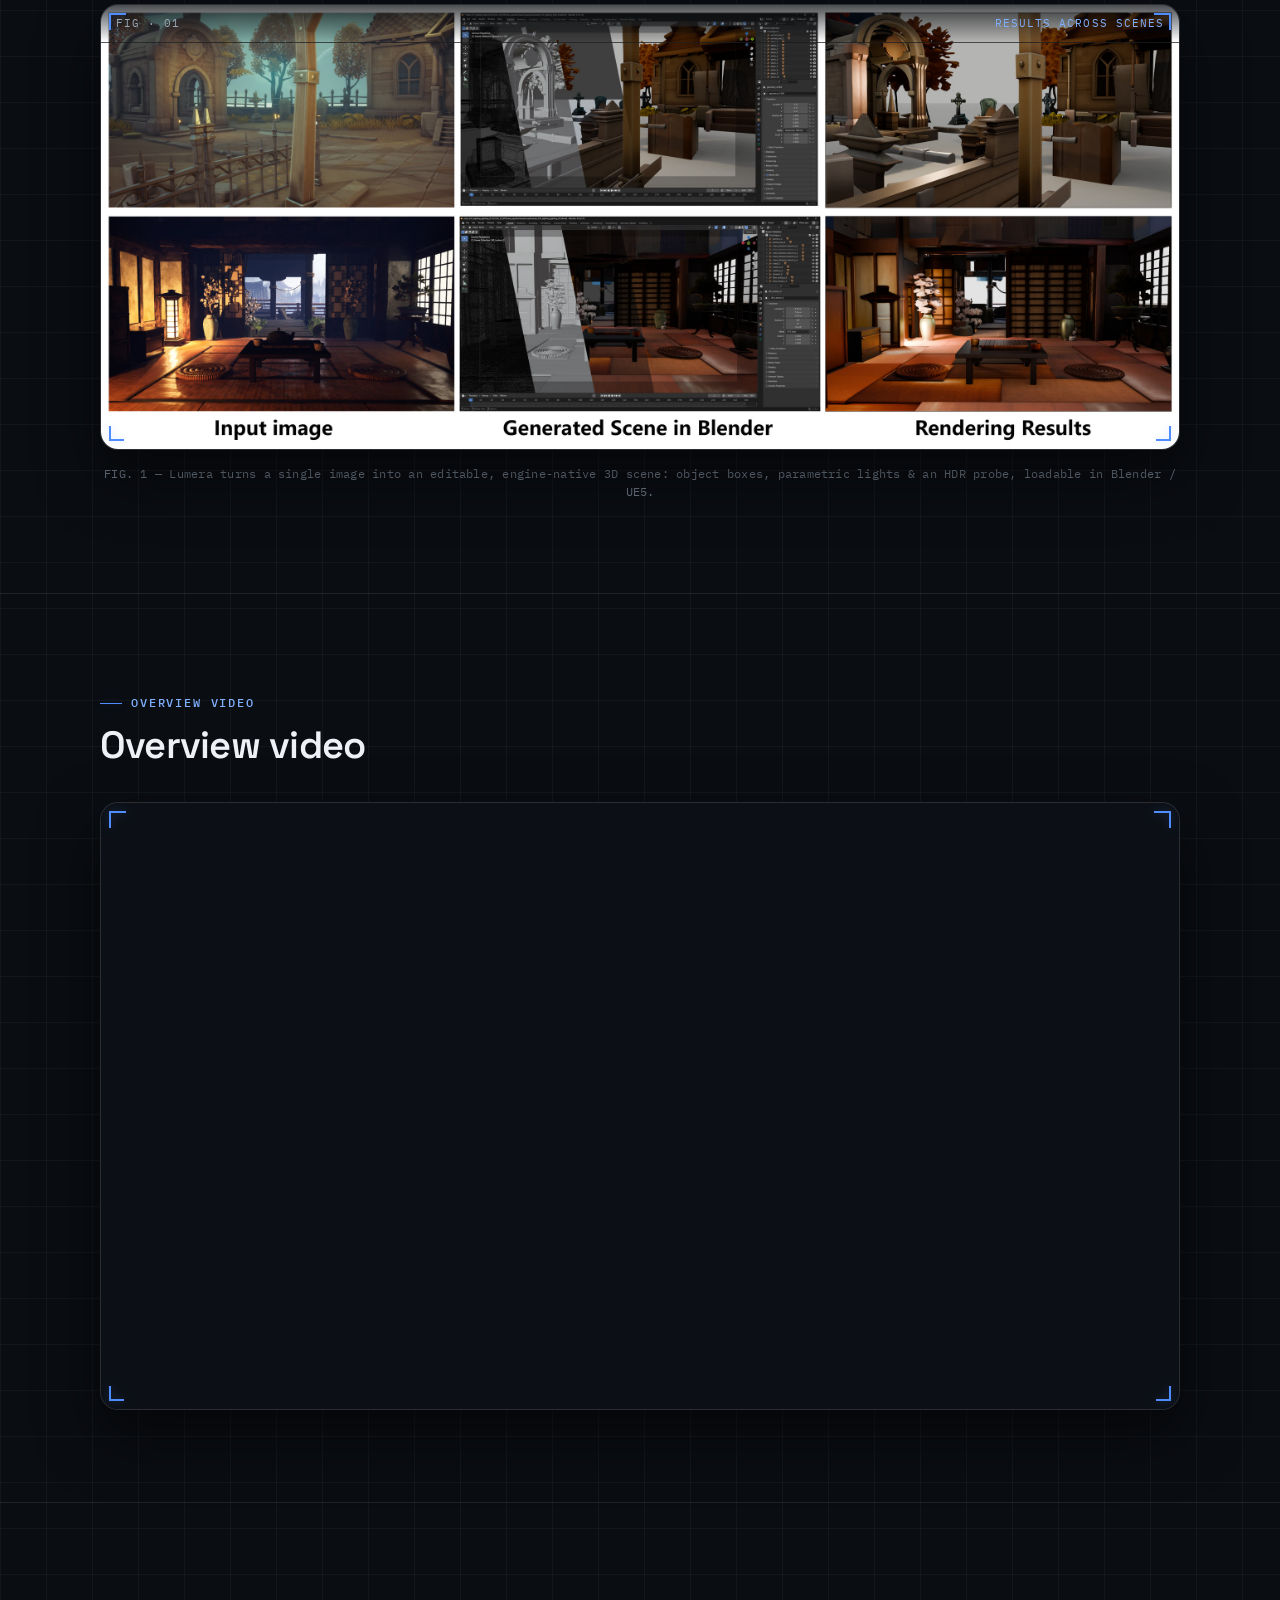
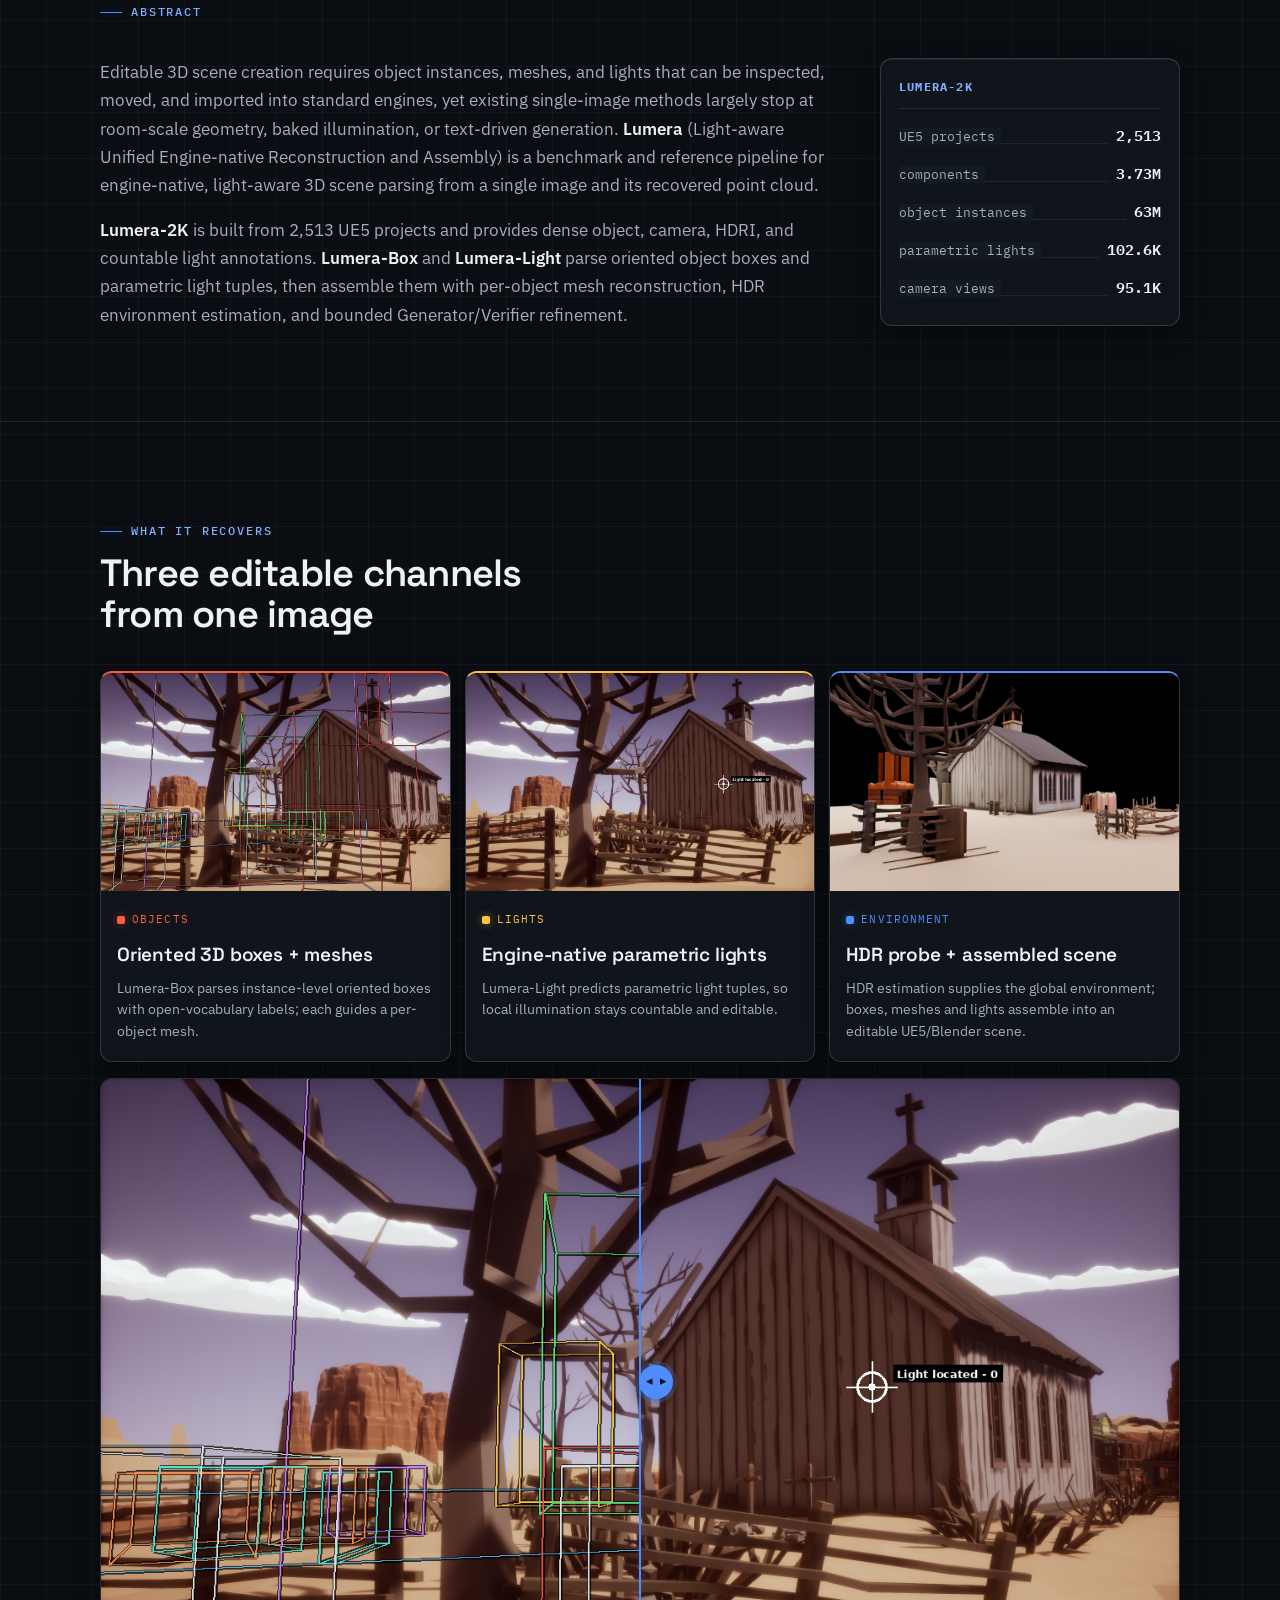
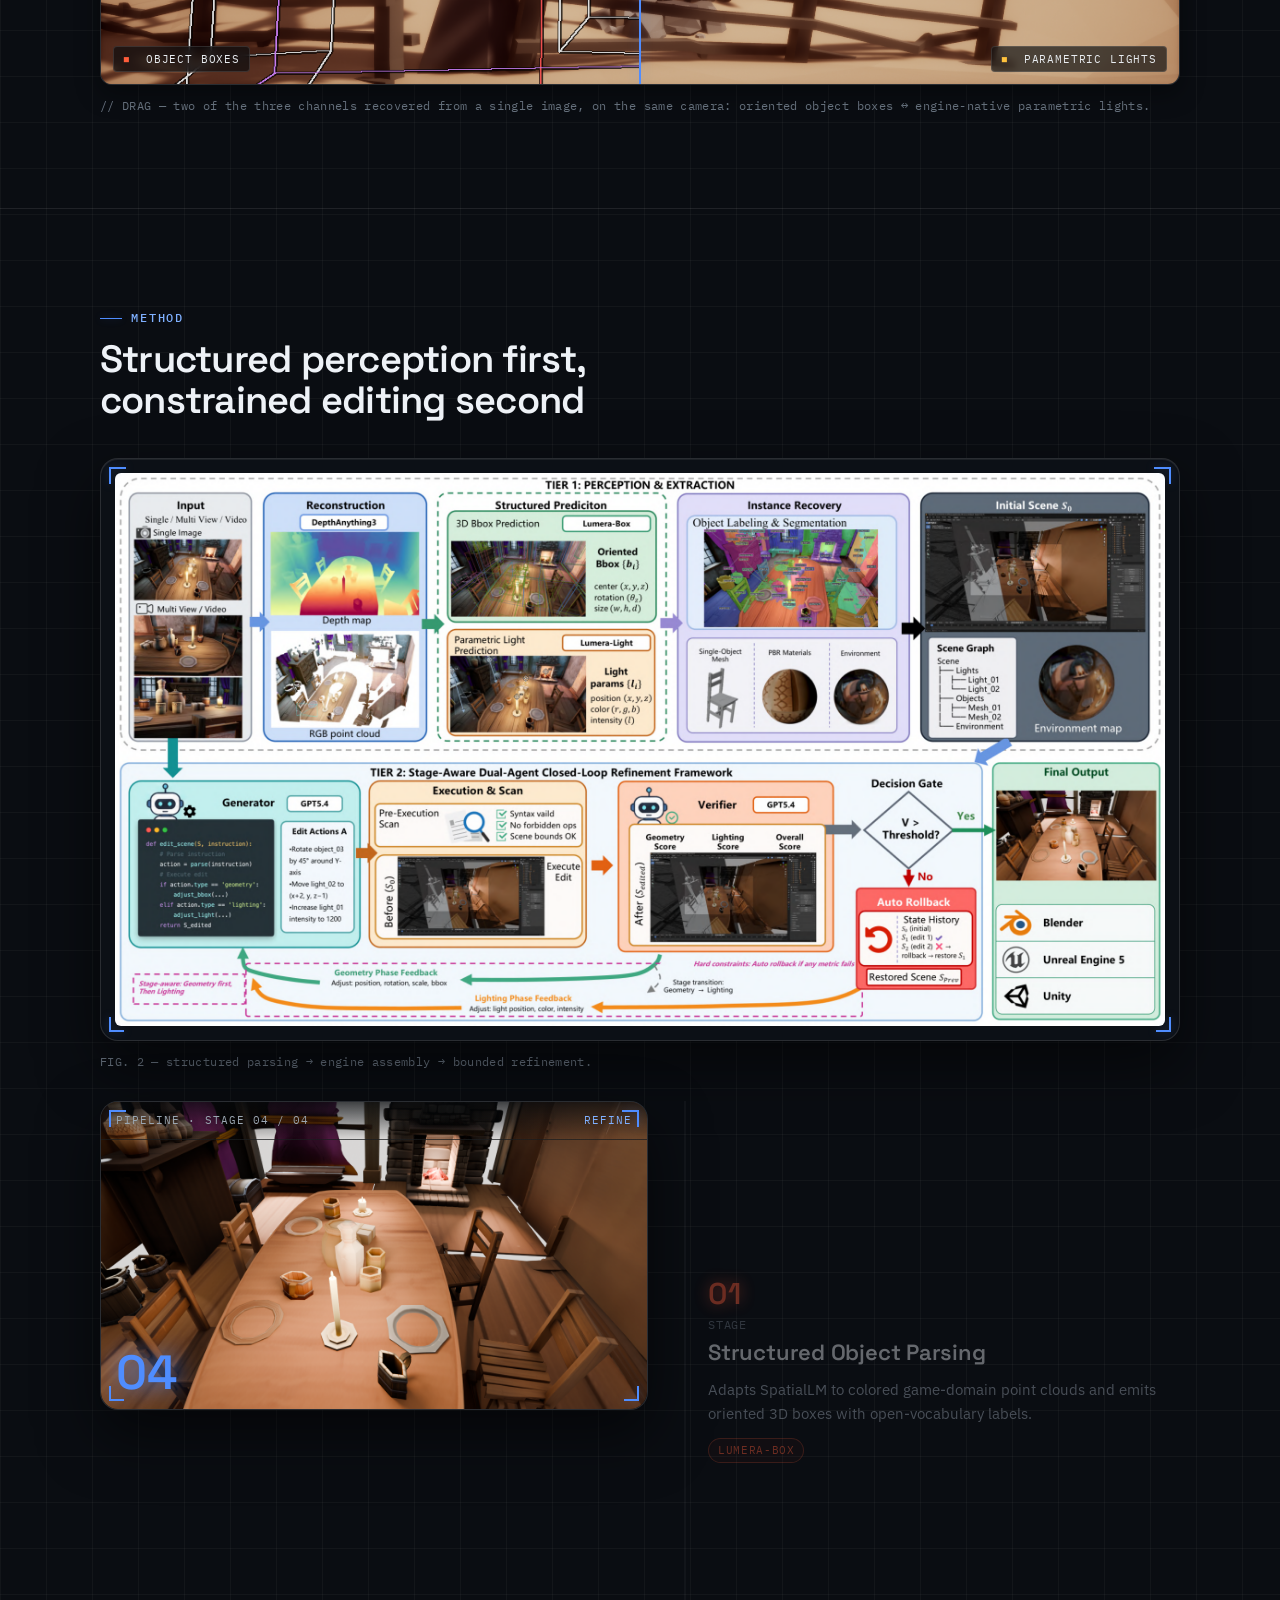
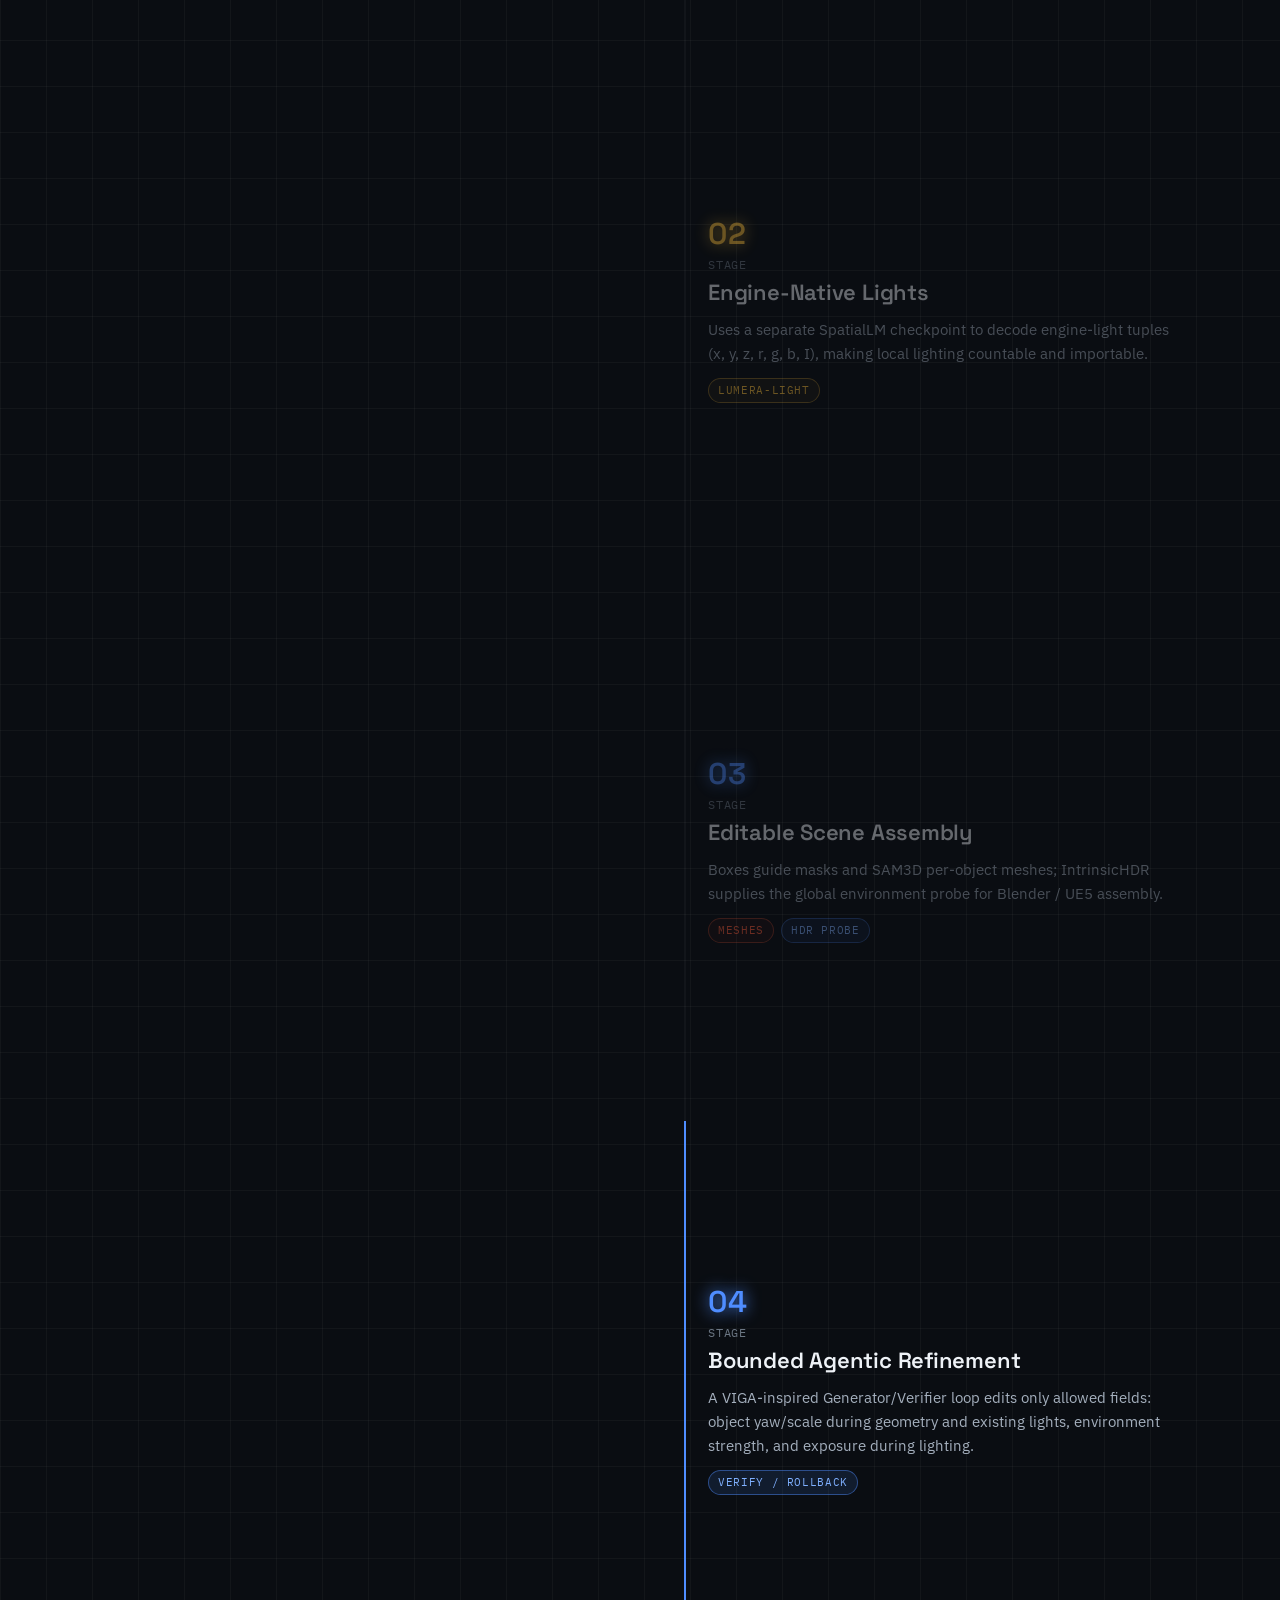
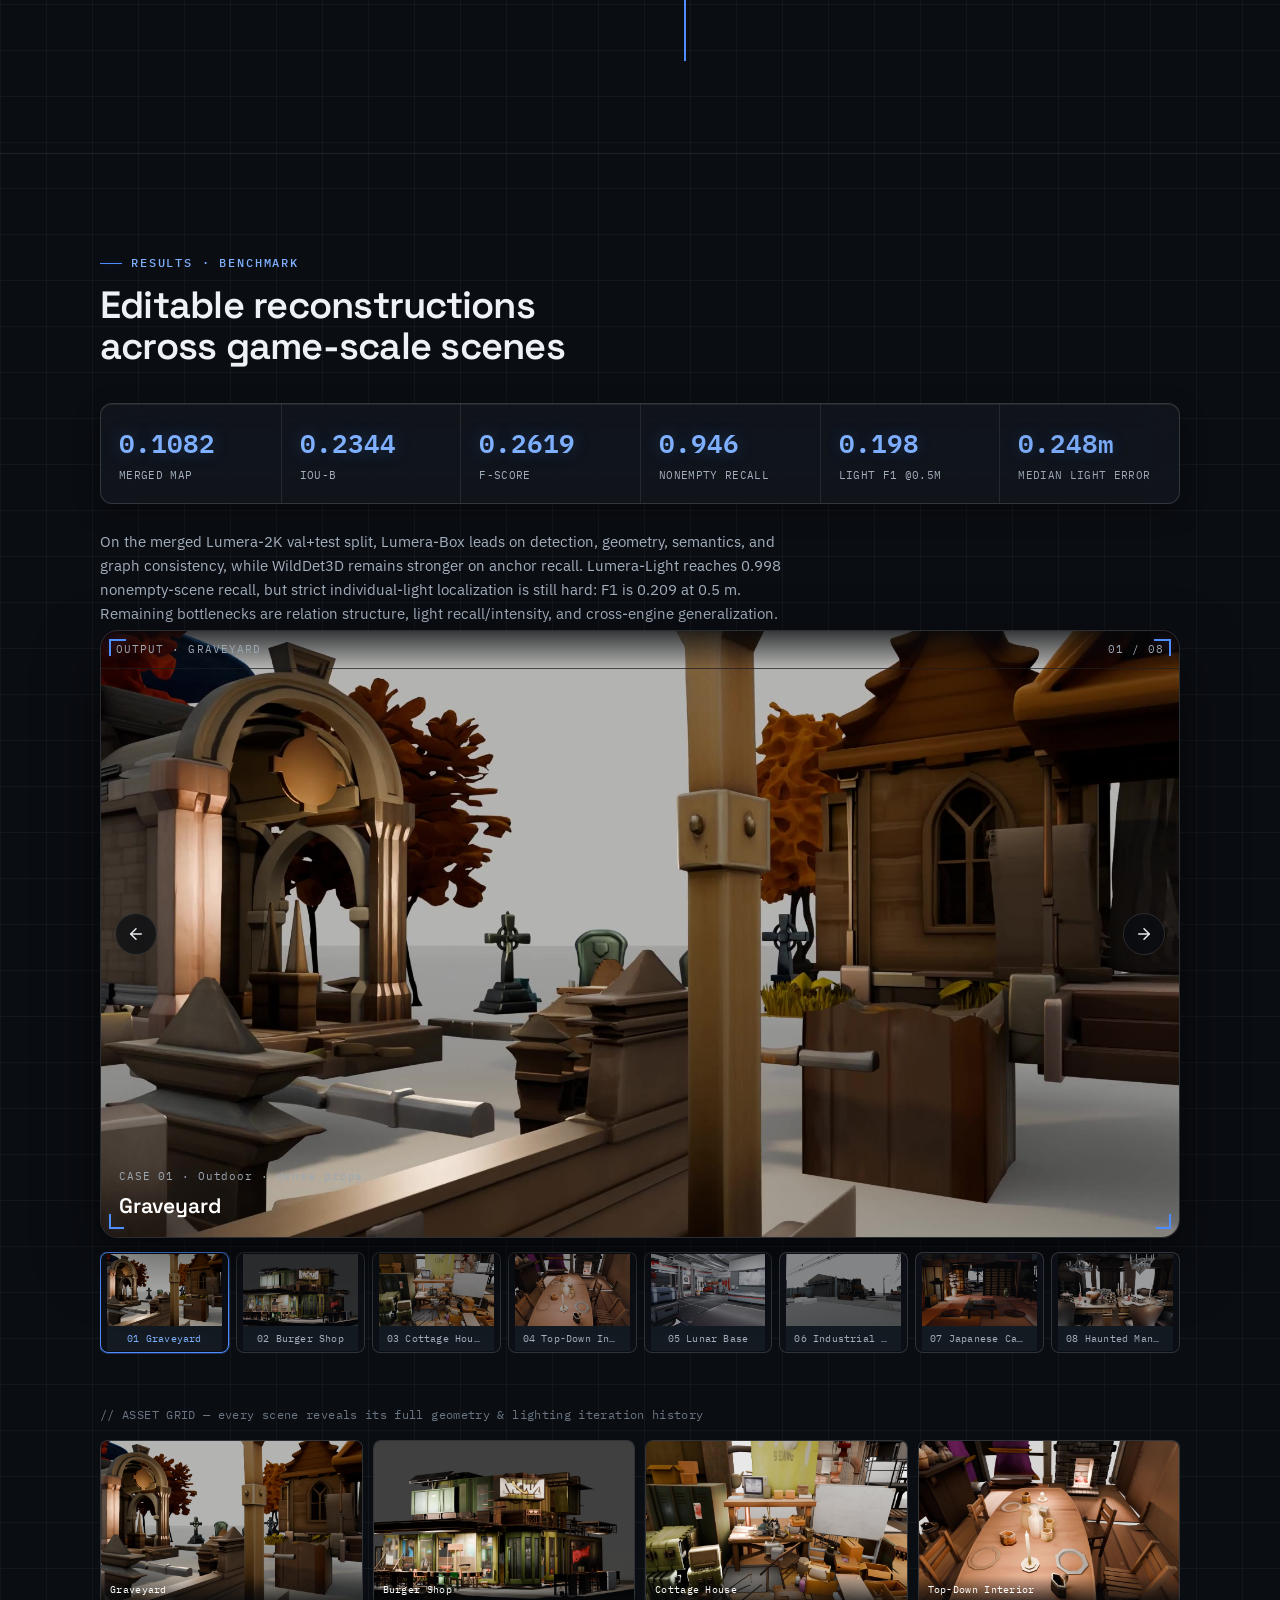
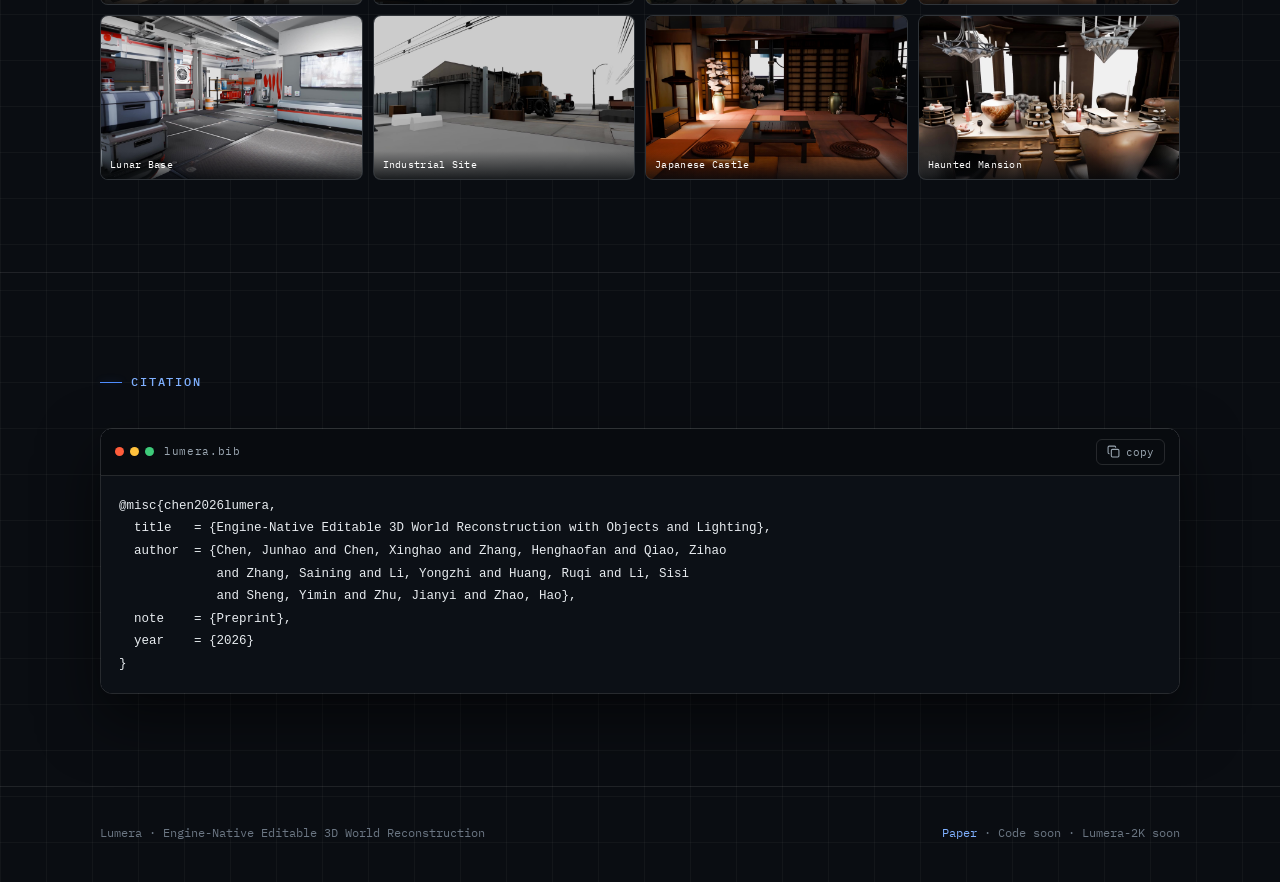
<file: Lumera/index.html>
<!doctype html>
<html lang="en">
  <head>
    <meta charset="UTF-8" />
    <meta name="viewport" content="width=device-width, initial-scale=1.0" />
    <meta name="theme-color" content="#0a0d12" />
    <meta
      name="description"
      content="Lumera parses engine-native editable 3D scenes with object instances, meshes, parametric lights, and HDR environment probes from a single image."
    />
    <title>Lumera | Engine-Native Editable 3D World Reconstruction</title>
    <link rel="preconnect" href="https://fonts.googleapis.com" />
    <link rel="preconnect" href="https://fonts.gstatic.com" crossorigin />
    <link
      href="https://fonts.googleapis.com/css2?family=Space+Grotesk:wght@500;600;700&family=IBM+Plex+Sans:wght@400;500;600&family=IBM+Plex+Mono:wght@400;500;600&display=swap"
      rel="stylesheet"
    />
    <script type="module" crossorigin src="/Lumera/assets/project2NoDemo-B9J-SJip.js"></script>
    <link rel="stylesheet" crossorigin href="/Lumera/assets/project2NoDemo-D0UfN8oN.css">
  </head>
  <body>
    <div id="project-app"></div>
  </body>
</html>
</file>
<file: Lumera/assets/project2NoDemo-D0UfN8oN.css>
:root{color-scheme:dark;--void: #0a0d12;--canvas-2: #0d1117;--surface: #12161d;--panel: rgba(20, 26, 34, .6);--panel-solid: #141a22;--raise: rgba(255, 255, 255, .045);--line: rgba(255, 255, 255, .09);--line-2: rgba(255, 255, 255, .15);--ink: #eef2f7;--muted: #a4afbd;--faint: #6b7683;--on-dark: #e8ecf0;--on-dark-dim: #9aa6b1;--viewport: #0c1016;--viewport-2: #080b0f;--viewport-line: rgba(255, 255, 255, .12);--obj: #ff5d3b;--obj-glow: rgba(255, 93, 59, .3);--lit: #ffc23d;--lit-glow: rgba(255, 194, 61, .3);--env: #4f8dff;--env-glow: rgba(79, 141, 255, .32);--env-ink: #7fb0ff;--env-soft: rgba(79, 141, 255, .12);--font-display: "Space Grotesk", ui-sans-serif, system-ui, sans-serif;--font-body: "IBM Plex Sans", ui-sans-serif, system-ui, sans-serif;--font-mono: "IBM Plex Mono", ui-monospace, SFMono-Regular, Menlo, monospace;--content: 1080px;--radius: 12px;--radius-lg: 18px;--blur: blur(16px);--shadow: 0 24px 60px rgba(0, 0, 0, .55);--shadow-sm: 0 8px 24px rgba(0, 0, 0, .4);--edge: inset 0 1px 0 rgba(255, 255, 255, .07);--grid: rgba(255, 255, 255, .035)}*{box-sizing:border-box}html{scroll-behavior:smooth}body{margin:0;color:var(--ink);font-family:var(--font-body);font-size:16px;line-height:1.6;background:radial-gradient(1200px 620px at 50% -180px,rgba(79,141,255,.1),transparent 70%),linear-gradient(var(--grid) 1px,transparent 1px) 0 0 / 100% 46px,linear-gradient(90deg,var(--grid) 1px,transparent 1px) 0 0 / 46px 100%,var(--void)}a{color:inherit}img,video,canvas{display:block;max-width:100%}h1,h2,h3,p{margin:0}.mono{font-family:var(--font-mono);font-feature-settings:"tnum" 1}.eyebrow{font-family:var(--font-mono);font-size:11.5px;font-weight:500;letter-spacing:.16em;text-transform:uppercase;color:var(--env-ink)}.editor{display:block}.topbar{position:sticky;top:0;z-index:40;display:flex;align-items:center;justify-content:space-between;gap:20px;height:54px;padding:0 22px;background:#0a0d12eb;border-bottom:1px solid var(--line);-webkit-backdrop-filter:var(--blur);backdrop-filter:var(--blur);box-shadow:var(--edge)}.brand{display:inline-flex;align-items:center;gap:10px;font-family:var(--font-display);font-weight:700;font-size:16px;letter-spacing:-.01em;text-decoration:none;color:var(--ink)}.brand .axis svg{width:18px;height:18px;filter:drop-shadow(0 0 6px var(--env-glow))}.topnav{display:inline-flex;gap:22px;font-family:var(--font-mono);font-size:11.5px;letter-spacing:.08em;text-transform:uppercase}.topnav a{color:var(--muted);text-decoration:none;transition:color .14s ease}.topnav a:hover{color:var(--ink)}.topnav a.is-active{color:var(--env-ink);text-shadow:0 0 12px var(--env-glow)}.build-chip{font-family:var(--font-mono);font-size:11px;color:var(--faint);letter-spacing:.06em;padding:3px 9px;border:1px solid var(--line);border-radius:999px}main{min-width:0}.wrap{width:min(var(--content),calc(100% - 64px));margin:0 auto}.section{padding:92px 0;border-top:1px solid var(--line);position:relative;scroll-margin-top:66px}.section:first-child{border-top:0}.sec-head{margin-bottom:36px}.sec-head .eyebrow{display:inline-flex;align-items:center;gap:9px}.sec-head .eyebrow:before{content:"";width:22px;height:1px;background:var(--env);box-shadow:0 0 8px var(--env-glow)}.sec-title{margin-top:12px;font-family:var(--font-display);font-weight:600;font-size:clamp(26px,3.2vw,38px);line-height:1.08;letter-spacing:-.02em;color:var(--ink);max-width:20ch}.viewport{position:relative;background:var(--viewport);border:1px solid var(--viewport-line);border-radius:var(--radius-lg);box-shadow:var(--shadow),var(--edge);overflow:hidden}.viewport:before,.viewport:after,.viewport>.tick-bl,.viewport>.tick-br{content:"";position:absolute;width:15px;height:15px;border-color:var(--env);border-style:solid;z-index:3;pointer-events:none;filter:drop-shadow(0 0 5px var(--env-glow))}.viewport:before{top:8px;left:8px;border-width:2px 0 0 2px}.viewport:after{top:8px;right:8px;border-width:2px 2px 0 0}.viewport>.tick-bl{bottom:8px;left:8px;border-width:0 0 2px 2px}.viewport>.tick-br{bottom:8px;right:8px;border-width:0 2px 2px 0}.hud{position:absolute;left:0;right:0;display:flex;align-items:center;justify-content:space-between;gap:12px;padding:10px 15px;font-family:var(--font-mono);font-size:10.5px;letter-spacing:.1em;text-transform:uppercase;color:var(--on-dark-dim);z-index:2;pointer-events:none}.hud.top{top:0;border-bottom:1px solid rgba(255,255,255,.06);background:linear-gradient(180deg,rgba(6,9,12,.72),transparent)}.hud .rec{color:var(--obj)}.hud .env{color:var(--env-ink)}.hero{padding-top:52px;overflow:hidden}.hero-ambient{position:absolute;top:0;right:0;bottom:0;left:0;width:100%;height:100%;z-index:0;opacity:.85;pointer-events:none;background:radial-gradient(680px 460px at 72% 30%,rgba(79,141,255,.1),transparent 62%),radial-gradient(520px 420px at 20% 68%,rgba(255,93,59,.06),transparent 60%);-webkit-mask-image:linear-gradient(180deg,#000 55%,transparent 100%);mask-image:linear-gradient(180deg,#000 55%,transparent 100%)}.hero .wrap{position:relative;z-index:1}.chip{display:inline-flex;align-items:center;gap:8px;padding:5px 12px 5px 10px;font-family:var(--font-mono);font-size:11px;letter-spacing:.06em;color:var(--env-ink);background:var(--env-soft);border:1px solid rgba(79,141,255,.3);border-radius:999px}.chip .led{width:6px;height:6px;border-radius:50%;background:var(--env);box-shadow:0 0 8px 1px var(--env)}.hero h1{margin-top:22px;font-family:var(--font-display);font-weight:600;font-size:clamp(30px,5vw,60px);line-height:1.02;letter-spacing:-.03em;color:var(--ink);max-width:15ch}.hero h1 .u{color:var(--muted)}.project-tag{display:inline-flex;align-items:baseline;gap:10px;margin-top:16px;font-family:var(--font-mono);font-size:clamp(15px,1.6vw,18px);letter-spacing:.02em}.project-tag b{color:var(--env-ink);font-weight:600}.project-tag span{color:var(--faint)}.authors{margin-top:24px;max-width:62ch;line-height:1.85;font-size:15.5px;color:var(--ink)}.author{white-space:nowrap}.author sup{font-family:var(--font-mono);font-size:.66em;color:var(--env-ink)}.insts{margin-top:10px;font-family:var(--font-mono);font-size:12px;color:var(--muted);display:flex;flex-wrap:wrap;gap:3px 14px}.insts sup{color:var(--env-ink)}.notes{margin-top:8px;font-family:var(--font-mono);font-size:11.5px;color:var(--faint)}.notes sup{color:var(--env-ink)}.actions{display:flex;flex-wrap:wrap;gap:9px;margin-top:28px}.btn{display:inline-flex;align-items:center;gap:8px;height:44px;padding:0 17px;font-family:var(--font-mono);font-size:12.5px;letter-spacing:.04em;text-decoration:none;color:var(--ink);background:var(--panel);border:1px solid var(--line-2);border-radius:8px;-webkit-backdrop-filter:var(--blur);backdrop-filter:var(--blur);box-shadow:var(--edge);transition:transform .12s ease,border-color .12s ease,background .12s ease,box-shadow .12s ease}.btn:hover{transform:translateY(-1px);border-color:var(--env);box-shadow:var(--edge),0 0 0 1px var(--env-glow),0 8px 22px #0006}.btn svg{width:15px;height:15px}.btn.primary{color:#061021;background:linear-gradient(180deg,#6aa0ff,var(--env));border-color:var(--env);box-shadow:0 8px 24px var(--env-glow);font-weight:600}.btn.primary:hover{filter:brightness(1.06)}.btn.ghost{color:var(--faint);border-style:dashed;pointer-events:none;background:transparent;box-shadow:none}.btn.is-disabled{pointer-events:none;color:var(--faint);background:transparent;border-style:dashed;box-shadow:none;filter:none}.btn.is-disabled:hover{transform:none;border-color:var(--line-2);box-shadow:none}.hero-view{margin:44px 0 0}.teaser-frame{background:var(--viewport)}.teaser-frame img{position:relative;z-index:1;display:block;width:100%;height:auto}.fig-cap{margin-top:15px;color:var(--faint);font-family:var(--font-mono);font-size:12px;line-height:1.5;letter-spacing:.02em;text-align:center}.video-figure video{display:block;width:100%;aspect-ratio:16 / 9;object-fit:contain;background:var(--viewport)}.video-placeholder{position:relative;min-height:360px;aspect-ratio:16 / 9;overflow:hidden;background:var(--viewport)}.video-placeholder img{width:100%;height:100%;object-fit:cover;filter:saturate(.85) brightness(.52)}.video-placeholder:after{content:"";position:absolute;top:0;right:0;bottom:0;left:0;background:linear-gradient(135deg,#0a0d1294,#0a0d122e 48%,#0a0d12b8)}.video-placeholder-panel{position:absolute;left:28px;bottom:26px;z-index:1;display:grid;gap:8px;color:var(--ink)}.video-placeholder-panel span{font-size:11px;letter-spacing:.12em;color:var(--muted)}.video-placeholder-panel b{font-size:clamp(20px,3vw,34px);font-weight:600;letter-spacing:0}.axis{display:inline-flex}.axis svg{width:42px;height:42px}.abstract-grid{display:grid;grid-template-columns:minmax(0,1fr) 300px;gap:44px;align-items:start}.prose p{color:var(--muted);font-size:16.5px;line-height:1.72}.prose p+p{margin-top:16px}.prose b{color:var(--ink);font-weight:600}.spec{background:var(--panel);border:1px solid var(--line-2);border-radius:var(--radius);padding:18px;font-family:var(--font-mono);-webkit-backdrop-filter:var(--blur);backdrop-filter:var(--blur);box-shadow:var(--shadow-sm),var(--edge)}.spec h3{font-size:12px;letter-spacing:.1em;text-transform:uppercase;color:var(--env-ink);padding-bottom:12px;margin-bottom:8px;border-bottom:1px solid var(--line)}.spec .row{display:grid;grid-template-columns:1fr auto;align-items:baseline;gap:8px;padding:7px 0;font-size:13px}.spec .row .k{color:var(--muted);position:relative}.spec .row .k:after{content:"";position:absolute;bottom:4px;left:0;right:0;border-bottom:1px dotted var(--line-2);z-index:0}.spec .row .k span{position:relative;z-index:1;background:var(--panel-solid);padding-right:6px}.spec .row .v{color:var(--ink);font-weight:600;font-size:15px}.triad{display:grid;grid-template-columns:repeat(3,minmax(0,1fr));gap:14px;margin-top:8px}.channel{border:1px solid var(--line-2);border-top:2px solid var(--ch);border-radius:var(--radius);overflow:hidden;background:var(--panel);-webkit-backdrop-filter:var(--blur);backdrop-filter:var(--blur);box-shadow:var(--shadow-sm),inset 0 1px 0 var(--ch-glow);transition:transform .16s ease,box-shadow .16s ease}.channel:hover{transform:translateY(-2px);box-shadow:var(--shadow),0 0 0 1px var(--ch-glow)}.channel .thumb{background:var(--viewport);aspect-ratio:16 / 10}.channel .thumb img{width:100%;height:100%;object-fit:cover}.channel .body{padding:15px 16px 18px}.channel .lbl{display:inline-flex;align-items:center;gap:7px;font-family:var(--font-mono);font-size:11px;letter-spacing:.1em;text-transform:uppercase;color:var(--ch)}.channel .lbl:before{content:"";width:8px;height:8px;border-radius:2px;background:var(--ch);box-shadow:0 0 8px 1px var(--ch-glow)}.channel h3{margin-top:9px;font-family:var(--font-display);font-weight:600;font-size:19px;letter-spacing:-.01em;color:var(--ink)}.channel p{margin-top:7px;color:var(--muted);font-size:14px;line-height:1.55}.compare{margin-top:16px}.compare-media{position:relative;border:1px solid var(--viewport-line);border-radius:var(--radius);overflow:hidden;background:var(--viewport);box-shadow:var(--shadow-sm),var(--edge);aspect-ratio:16 / 9;touch-action:none;cursor:ew-resize;-webkit-user-select:none;user-select:none}.compare-media img{position:absolute;top:0;right:0;bottom:0;left:0;width:100%;height:100%;object-fit:cover;pointer-events:none;-webkit-user-drag:none;-webkit-user-select:none;user-select:none}.cmp-before-wrap{position:absolute;top:0;right:0;bottom:0;left:0;clip-path:inset(0 50% 0 0)}.cmp-handle{position:absolute;top:0;bottom:0;left:50%;z-index:4;width:2px;transform:translate(-50%);background:var(--env);box-shadow:0 0 12px var(--env-glow);display:grid;place-items:center;pointer-events:none}.cmp-grip{width:34px;height:34px;border-radius:50%;display:grid;place-items:center;color:#061021;background:var(--env);font-family:var(--font-mono);font-size:13px;letter-spacing:-.06em;box-shadow:0 0 0 4px #4f8dff38,0 6px 16px #00000080}.cmp-tag{position:absolute;bottom:12px;z-index:3;padding:4px 9px;border-radius:4px;font-family:var(--font-mono);font-size:10.5px;letter-spacing:.08em;text-transform:uppercase;color:var(--on-dark);background:#080b0fa8;border:1px solid var(--viewport-line);-webkit-backdrop-filter:blur(4px);backdrop-filter:blur(4px)}.cmp-tag.left{left:12px}.cmp-tag.right{right:12px}.compare-cap{margin-top:12px;font-family:var(--font-mono);font-size:11.5px;color:var(--faint);letter-spacing:.03em}.figframe{padding:14px}.figframe img{width:100%;border-radius:6px;display:block;position:relative;z-index:1}.figcap{margin-top:12px;font-family:var(--font-mono);font-size:11.5px;color:var(--faint);letter-spacing:.03em}.tag{font-family:var(--font-mono);font-size:10.5px;letter-spacing:.06em;text-transform:uppercase;padding:3px 9px;border-radius:999px;border:1px solid var(--line-2);color:var(--muted)}.tag[data-ch=obj]{color:var(--obj);border-color:#ff5d3b73;background:#ff5d3b14}.tag[data-ch=lit]{color:var(--lit);border-color:#ffc23d73;background:#ffc23d14}.tag[data-ch=env]{color:var(--env-ink);border-color:#4f8dff73;background:var(--env-soft)}.readout{display:grid;grid-template-columns:repeat(6,minmax(0,1fr));border:1px solid var(--line-2);border-radius:var(--radius);background:var(--panel);-webkit-backdrop-filter:var(--blur);backdrop-filter:var(--blur);box-shadow:var(--shadow-sm),var(--edge);margin-bottom:26px;overflow:hidden}.readout .cell{padding:18px;border-left:1px solid var(--line)}.readout .cell:first-child{border-left:0}.readout .v{font-family:var(--font-mono);font-size:clamp(20px,2.4vw,26px);font-weight:600;color:var(--env-ink);text-shadow:0 0 18px var(--env-glow)}.readout .k{margin-top:4px;font-family:var(--font-mono);font-size:11px;letter-spacing:.03em;color:var(--muted);text-transform:uppercase}.stage-view{position:relative}.viewport-body{overflow:hidden}.track{display:flex;transition:transform .5s cubic-bezier(.22,.61,.36,1)}.slide{flex:0 0 100%;position:relative}.slide video{width:100%;aspect-ratio:16 / 9;object-fit:cover;background:var(--viewport);display:block}.slide .label{position:absolute;left:0;bottom:0;padding:34px 18px 15px;font-family:var(--font-mono);z-index:2}.slide .label .idx{color:var(--on-dark-dim);font-size:11px;letter-spacing:.08em}.slide .label h3{color:#fff;font-family:var(--font-display);font-weight:600;font-size:21px;margin-top:3px}.nav-arrow{position:absolute;top:50%;transform:translateY(-50%);width:42px;height:42px;z-index:5;display:inline-flex;align-items:center;justify-content:center;color:var(--on-dark);background:#0a0d12b8;border:1px solid var(--viewport-line);border-radius:50%;cursor:pointer;-webkit-backdrop-filter:blur(4px);backdrop-filter:blur(4px);transition:border-color .12s ease,box-shadow .12s ease}.nav-arrow:hover{border-color:var(--env);box-shadow:0 0 0 1px var(--env-glow)}.nav-arrow svg{width:18px;height:18px}.nav-arrow.prev{left:14px}.nav-arrow.next{right:14px}.browser{margin-top:14px;display:grid;grid-auto-flow:column;grid-auto-columns:1fr;gap:7px;overflow-x:auto;padding-bottom:4px}.asset{border:1px solid var(--line-2);border-radius:8px;overflow:hidden;cursor:pointer;background:var(--viewport);transition:border-color .12s ease,box-shadow .12s ease}.asset img{width:100%;aspect-ratio:16 / 10;object-fit:cover;opacity:.62;transition:opacity .12s ease}.asset .cap{padding:6px 8px;background:var(--panel-solid);font-family:var(--font-mono);font-size:10px;color:var(--muted);letter-spacing:.02em;white-space:nowrap;overflow:hidden;text-overflow:ellipsis}.asset:hover img{opacity:1}.asset.is-active{border-color:var(--env);box-shadow:0 0 0 1px var(--env-glow)}.asset.is-active img{opacity:1}.asset.is-active .cap{color:var(--env-ink)}.wall-note{margin:48px 0 16px;font-family:var(--font-mono);font-size:12px;color:var(--faint);letter-spacing:.03em}.wall{display:grid;grid-template-columns:repeat(4,minmax(0,1fr));gap:10px}.wall figure{position:relative;margin:0;overflow:hidden;border:1px solid var(--line-2);border-radius:8px;background:var(--viewport)}.wall video{width:100%;aspect-ratio:16 / 10;object-fit:cover}.wall figcaption{position:absolute;left:0;bottom:0;width:100%;padding:6px 9px;font-family:var(--font-mono);font-size:10px;color:#fff;letter-spacing:.03em;background:linear-gradient(0deg,rgba(6,9,12,.82),transparent)}.terminal{border:1px solid var(--viewport-line);border-radius:var(--radius);overflow:hidden;box-shadow:var(--shadow),var(--edge)}.terminal .bar{display:flex;align-items:center;gap:10px;padding:10px 14px;background:var(--viewport-2);border-bottom:1px solid var(--viewport-line);font-family:var(--font-mono);font-size:11px;color:var(--on-dark-dim);letter-spacing:.06em}.terminal .bar .dots{display:inline-flex;gap:6px}.terminal .bar .dots i{width:9px;height:9px;border-radius:50%;background:var(--viewport-line)}.terminal .bar .dots i:nth-child(1){background:var(--obj)}.terminal .bar .dots i:nth-child(2){background:var(--lit)}.terminal .bar .dots i:nth-child(3){background:#3ecb7a}.terminal .copy{margin-left:auto;display:inline-flex;align-items:center;gap:6px;cursor:pointer;color:var(--on-dark-dim);background:transparent;border:1px solid var(--viewport-line);border-radius:6px;font-family:var(--font-mono);font-size:11px;padding:5px 10px}.terminal .copy:hover{color:#fff;border-color:var(--env)}.terminal .copy svg{width:13px;height:13px}.terminal pre{margin:0;padding:18px;background:var(--viewport);color:var(--on-dark);overflow:auto;font-family:var(--font-mono);font-size:12.5px;line-height:1.65}.terminal .k{color:var(--env-ink)}.foot{padding:36px 0 48px;border-top:1px solid var(--line);font-family:var(--font-mono);font-size:12px;color:var(--faint)}.foot .row{display:flex;flex-wrap:wrap;justify-content:space-between;gap:12px}.foot a{color:var(--env-ink);text-decoration:none}.glow-follow{position:relative}.glow-follow>.spot{position:absolute;top:0;right:0;bottom:0;left:0;z-index:6;pointer-events:none;opacity:0;transition:opacity .3s ease;background:radial-gradient(240px circle at var(--mx, 50%) var(--my, 50%),rgba(130,175,255,.16),transparent 60%);mix-blend-mode:screen}.glow-follow:hover>.spot{opacity:1}.rec-dot{display:inline-block;width:6px;height:6px;border-radius:50%;background:var(--obj);box-shadow:0 0 6px 1px var(--obj);margin-right:7px;vertical-align:middle;animation:rec-blink 1.4s steps(1) infinite}@keyframes rec-blink{0%,60%{opacity:1}61%,to{opacity:.28}}.switch-stage{position:relative;aspect-ratio:16 / 9;background:var(--viewport)}.switch-stage img{position:absolute;top:0;right:0;bottom:0;left:0;width:100%;height:100%;object-fit:cover;opacity:0;transition:opacity .5s ease}.switch-stage img.is-on{opacity:1}.switch-tabs{position:absolute;left:0;right:0;bottom:0;z-index:5;display:flex;flex-wrap:wrap;gap:6px;padding:14px;background:linear-gradient(0deg,rgba(6,9,12,.85),transparent)}.switch-tabs button{flex:0 0 auto;font-family:var(--font-mono);font-size:11.5px;letter-spacing:.03em;color:var(--on-dark-dim);background:#12161b99;border:1px solid var(--viewport-line);border-radius:999px;padding:6px 14px;cursor:pointer;-webkit-backdrop-filter:blur(4px);backdrop-filter:blur(4px);transition:color .12s ease,border-color .12s ease,background .12s ease}.switch-tabs button:hover{color:var(--on-dark);border-color:var(--c, var(--env))}.switch-tabs button.is-active{color:#061021;background:var(--c, #c3ccd6);border-color:var(--c, #c3ccd6);font-weight:600}.method-scroll{display:grid;grid-template-columns:minmax(0,1.05fr) minmax(0,.95fr);gap:36px;margin-top:30px;align-items:start}.method-sticky{position:sticky;top:76px}.stage-media-stack{position:relative;aspect-ratio:16 / 9;background:var(--viewport)}.stage-media-stack img{position:absolute;top:0;right:0;bottom:0;left:0;width:100%;height:100%;object-fit:cover;opacity:0;transition:opacity .5s ease}.stage-media-stack img.is-on{opacity:1}.stage-media-badge{position:absolute;left:15px;bottom:12px;z-index:4;pointer-events:none}.stage-media-badge .big{font-family:var(--font-display);font-weight:600;font-size:48px;line-height:1;color:var(--c, var(--env));text-shadow:0 0 26px var(--c, var(--env))}.method-stages{display:grid}.mstage{min-height:60vh;display:flex;flex-direction:column;justify-content:center;padding:20px 0 20px 22px;border-left:2px solid var(--line);opacity:.4;transition:opacity .35s ease,border-color .35s ease}.mstage.is-active{opacity:1;border-left-color:var(--c)}.mstage .idx{font-family:var(--font-mono);font-size:12px;color:var(--faint);letter-spacing:.06em}.mstage .idx b{display:block;font-family:var(--font-display);font-size:30px;color:var(--c);font-weight:600;line-height:1;margin-bottom:6px;text-shadow:0 0 16px var(--c)}.mstage h3{font-family:var(--font-display);font-weight:600;font-size:22px;letter-spacing:-.01em;color:var(--ink)}.mstage p{margin-top:8px;color:var(--muted);font-size:15px;max-width:52ch}.mstage .tags{margin-top:12px;display:flex;gap:7px;flex-wrap:wrap}@media (max-width: 900px){.method-scroll{grid-template-columns:1fr;gap:0}.method-sticky{position:static;margin-bottom:22px}.mstage{min-height:auto;opacity:1;padding:18px 0 18px 18px}}:focus-visible{outline:2px solid var(--env);outline-offset:2px}@media (prefers-reduced-motion: reduce){*{transition:none!important;animation:none!important;scroll-behavior:auto}}@media (max-width: 900px){.abstract-grid,.triad{grid-template-columns:1fr}.readout{grid-template-columns:repeat(3,1fr)}.readout .cell:nth-child(3n+1){border-left:0}.wall{grid-template-columns:repeat(2,1fr)}}@media (max-width: 620px){.wrap{width:calc(100% - 32px)}.topnav{display:none}.video-placeholder{min-height:220px}.video-placeholder-panel{left:18px;right:18px;bottom:18px}.readout,.wall{grid-template-columns:1fr}.readout .cell{border-left:0;border-top:1px solid var(--line)}.readout .cell:first-child{border-top:0}.stage{grid-template-columns:1fr;gap:8px}.demo-section{padding:56px 0}.demo-stage{width:calc(100% - 24px)}}.results-note{max-width:78ch;margin:20px 0 4px;color:var(--muted);font-size:15px;line-height:1.6}
</file>
